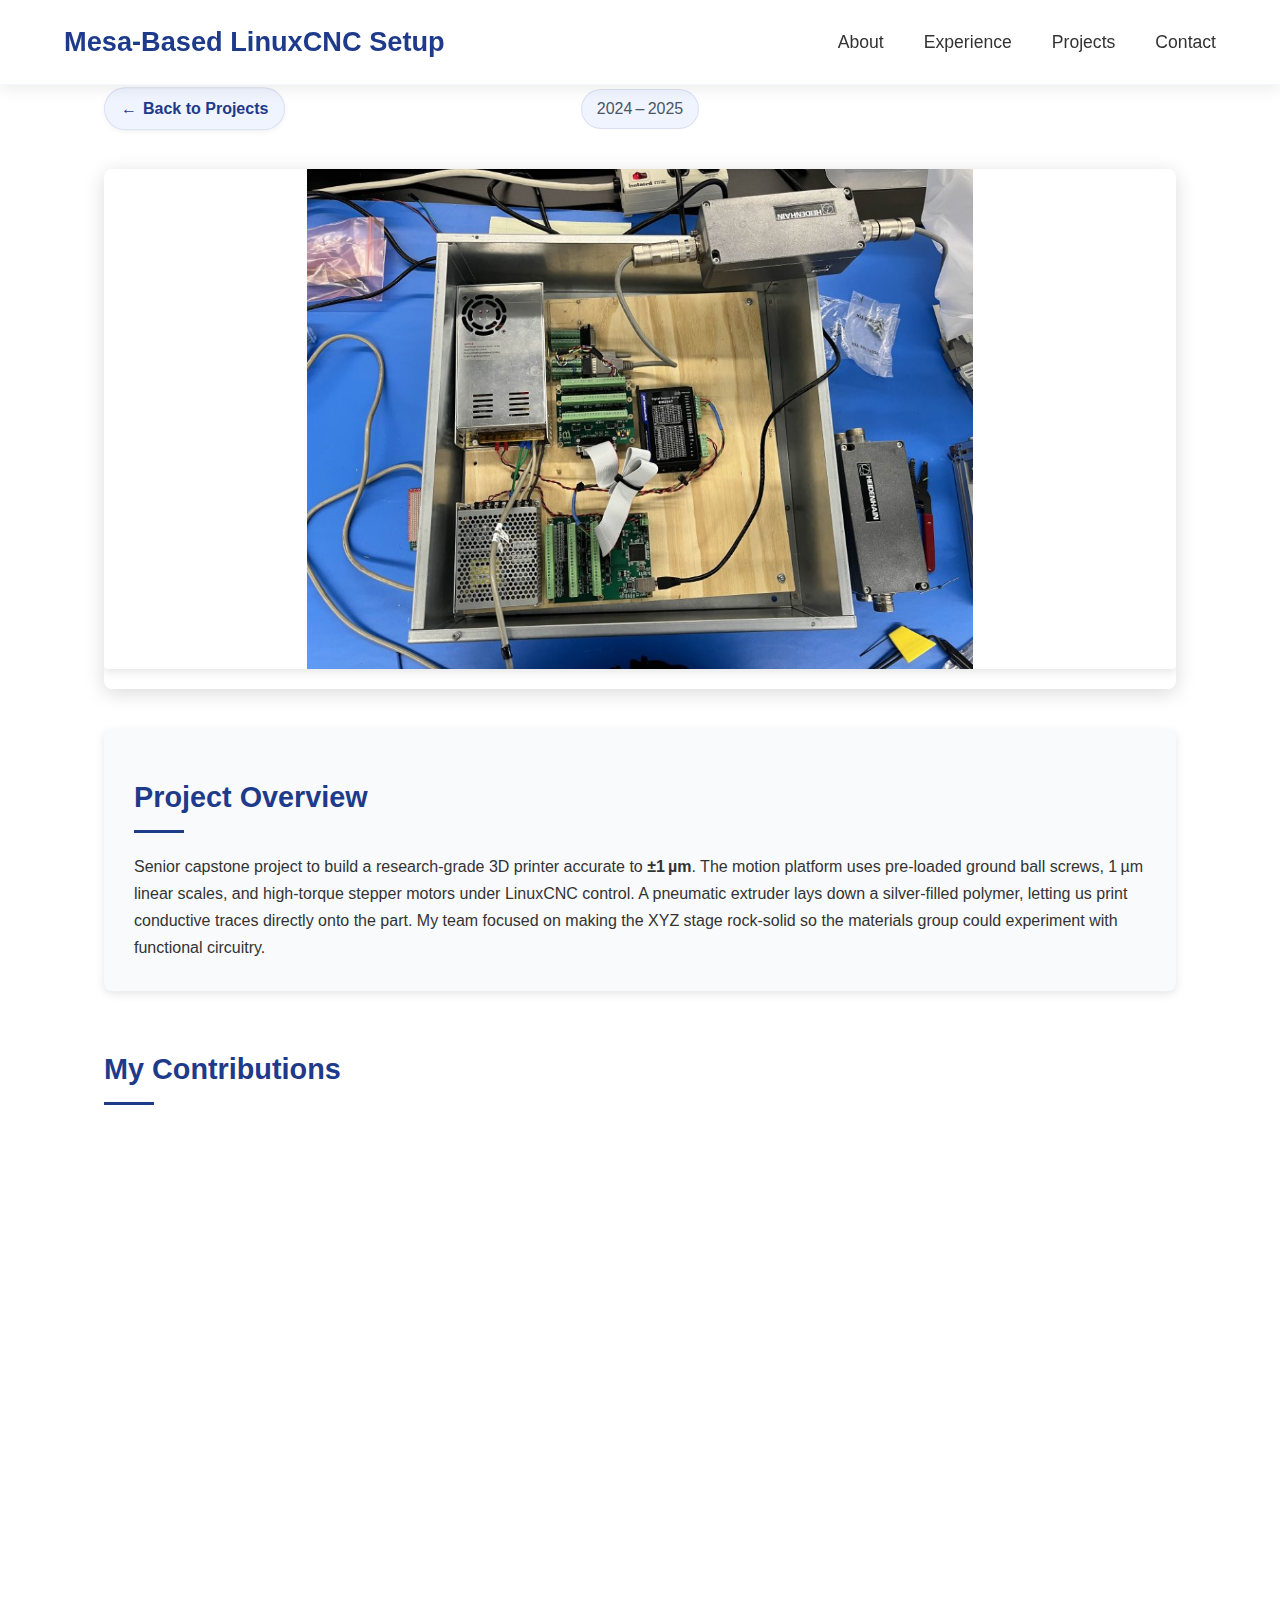
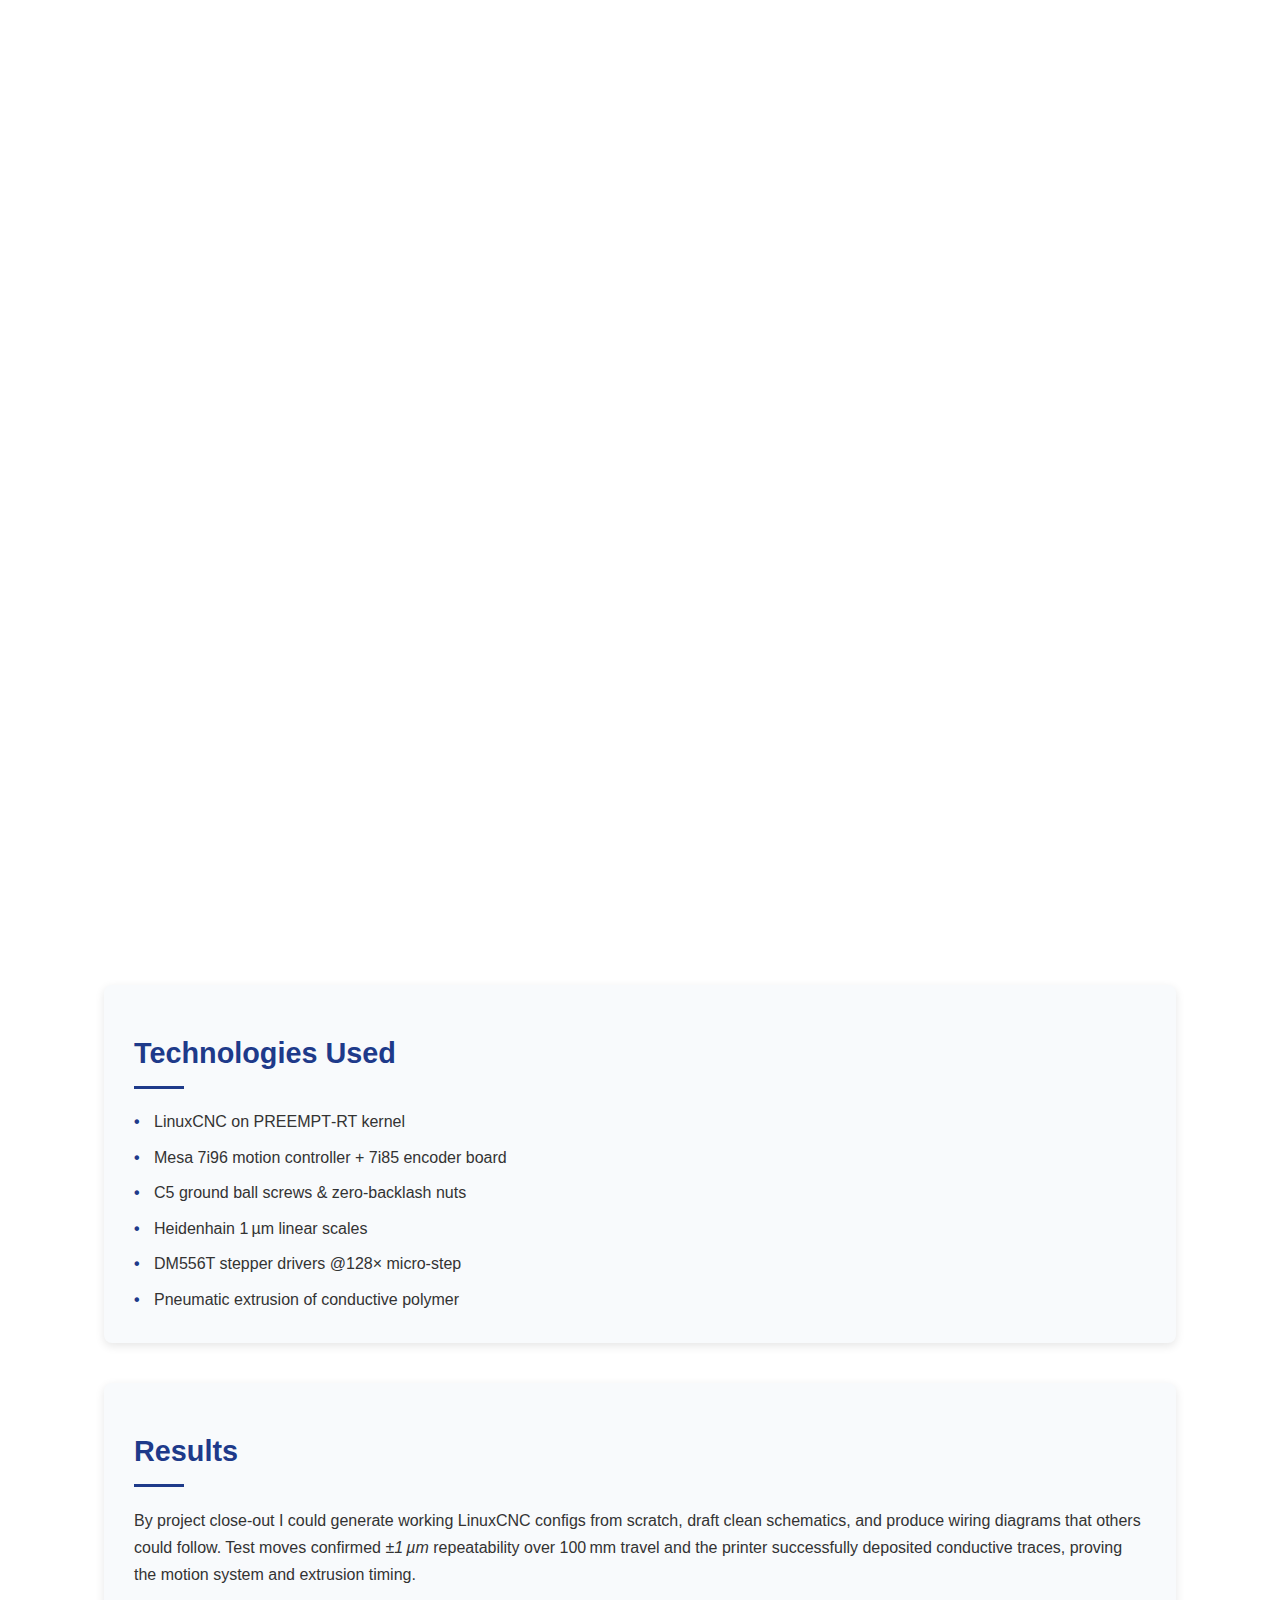
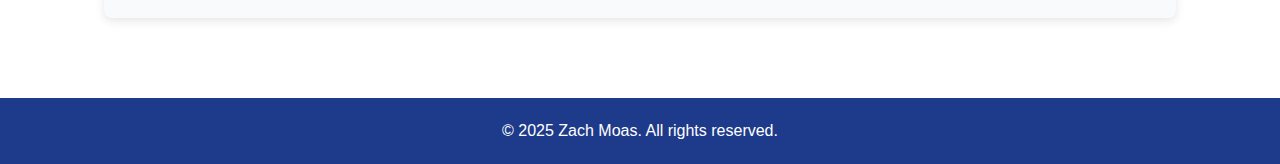
<file: project-cnc.html>
<!DOCTYPE html>
<html lang="en">
<head>
    <meta charset="UTF-8">
    <meta name="viewport" content="width=device-width, initial-scale=1.0">
    <title>Micron‑Precision 3D Printer – Zach Moas Portfolio</title>
    <link rel="stylesheet" href="styles.css">
    <link rel="stylesheet" href="project-detail.css">
    <link href="https://fonts.googleapis.com/css2?family=Inter:wght@300;400;500;600;700;800&display=swap" rel="stylesheet">
</head>
<body>
<header>
    <nav>
        <div class="logo">Mesa-Based LinuxCNC Setup</div>
        <ul class="nav-links">
            <li><a href="index.html#about">About</a></li>
            <li><a href="index.html#experience">Experience</a></li>
            <li><a href="index.html#projects">Projects</a></li>
            <li><a href="index.html#contact">Contact</a></li>
        </ul>
    </nav>
</header>

<section class="project-detail">
    <div class="project-header">
        <h1>Micron‑Precision 3D Printer</h1>
        <div class="project-meta">
            <span class="project-date">2024 – 2025</span>
            <a href="index.html#projects" class="back-link">Back to Projects</a>
        </div>
    </div>

    <div class="project-content">
        <!-- Photo of electronics box -->
        <div class="project-media">
            <div class="component-media">
                <img src="images/3dp-electronics-box.jpg" alt="Electronics control box for the 3D printer">
            </div>
        </div>

        <!-- Project Description -->
        <div class="project-description">
            <h2>Project Overview</h2>
            <p>
                Senior capstone project to build a research‑grade 3D printer accurate to <strong>±1 µm</strong>. The motion platform uses
                pre‑loaded ground ball screws, 1 µm linear scales, and high‑torque stepper motors under LinuxCNC control. A pneumatic
                extruder lays down a silver‑filled polymer, letting us print conductive traces directly onto the part. My team focused on
                making the XYZ stage rock‑solid so the materials group could experiment with functional circuitry.
            </p>
        </div>

        <!-- My Contributions -->
        <div class="project-contributions">
            <h2>My Contributions</h2>

            <!-- Section 1: Wiring Diagram -->
            <div class="component-item">
                <h3>System‑Level Wiring Diagram</h3>
                <div class="component-content">
                    <div class="component-media">
                        <img src="images/3dp-wiring.jpg" alt="System wiring diagram">
                    </div>
                    <div class="component-description">
                        <p>
                            Produced the master wiring diagram covering motion control, limit switches, linear scales, and pneumatic
                            valves. The color‑coded harness map kept assembly quick and made future debugging painless; every reference
                            is cross‑linked to the LinuxCNC HAL pins.
                        </p>
                    </div>
                </div>
            </div>

            <!-- Section 2: Electrical Schematic -->
            <div class="component-item">
                <h3>Electrical Schematic</h3>
                <div class="component-content">
                    <div class="component-media">
                        <img src="images/3dp-schematic.jpg" alt="Sample electrical schematic">
                    </div>
                    <div class="component-description">
                        <p>
                            Drafted detailed schematics for the Mesa 7i96/7i85 stack, stepper drivers, scale inputs, and solenoid
                            control. Added ferrite beads and star‑ground layout to tame electrical noise—critical when you’re
                            chasing micron‑level repeatability.
                        </p>
                    </div>
                </div>
            </div>
        </div>

        <!-- Technologies Used -->
        <div class="project-technology">
            <h2>Technologies Used</h2>
            <ul>
                <li>LinuxCNC on PREEMPT‑RT kernel</li>
                <li>Mesa 7i96 motion controller + 7i85 encoder board</li>
                <li>C5 ground ball screws & zero‑backlash nuts</li>
                <li>Heidenhain 1 µm linear scales</li>
                <li>DM556T stepper drivers @128× micro‑step</li>
                <li>Pneumatic extrusion of conductive polymer</li>
            </ul>
        </div>

        <!-- Results -->
        <div class="project-results">
            <h2>Results</h2>
            <p>
                By project close‑out I could generate working LinuxCNC configs from scratch, draft clean schematics, and produce
                wiring diagrams that others could follow. Test moves confirmed <em>±1 µm</em> repeatability over 100 mm travel
                and the printer successfully deposited conductive traces, proving the motion system and extrusion timing.
            </p>
        </div>
    </div>
</section>

<footer>
    <p>© 2025 Zach Moas. All rights reserved.</p>
</footer>

<script src="script.js"></script>
</body>
</html>
</file>
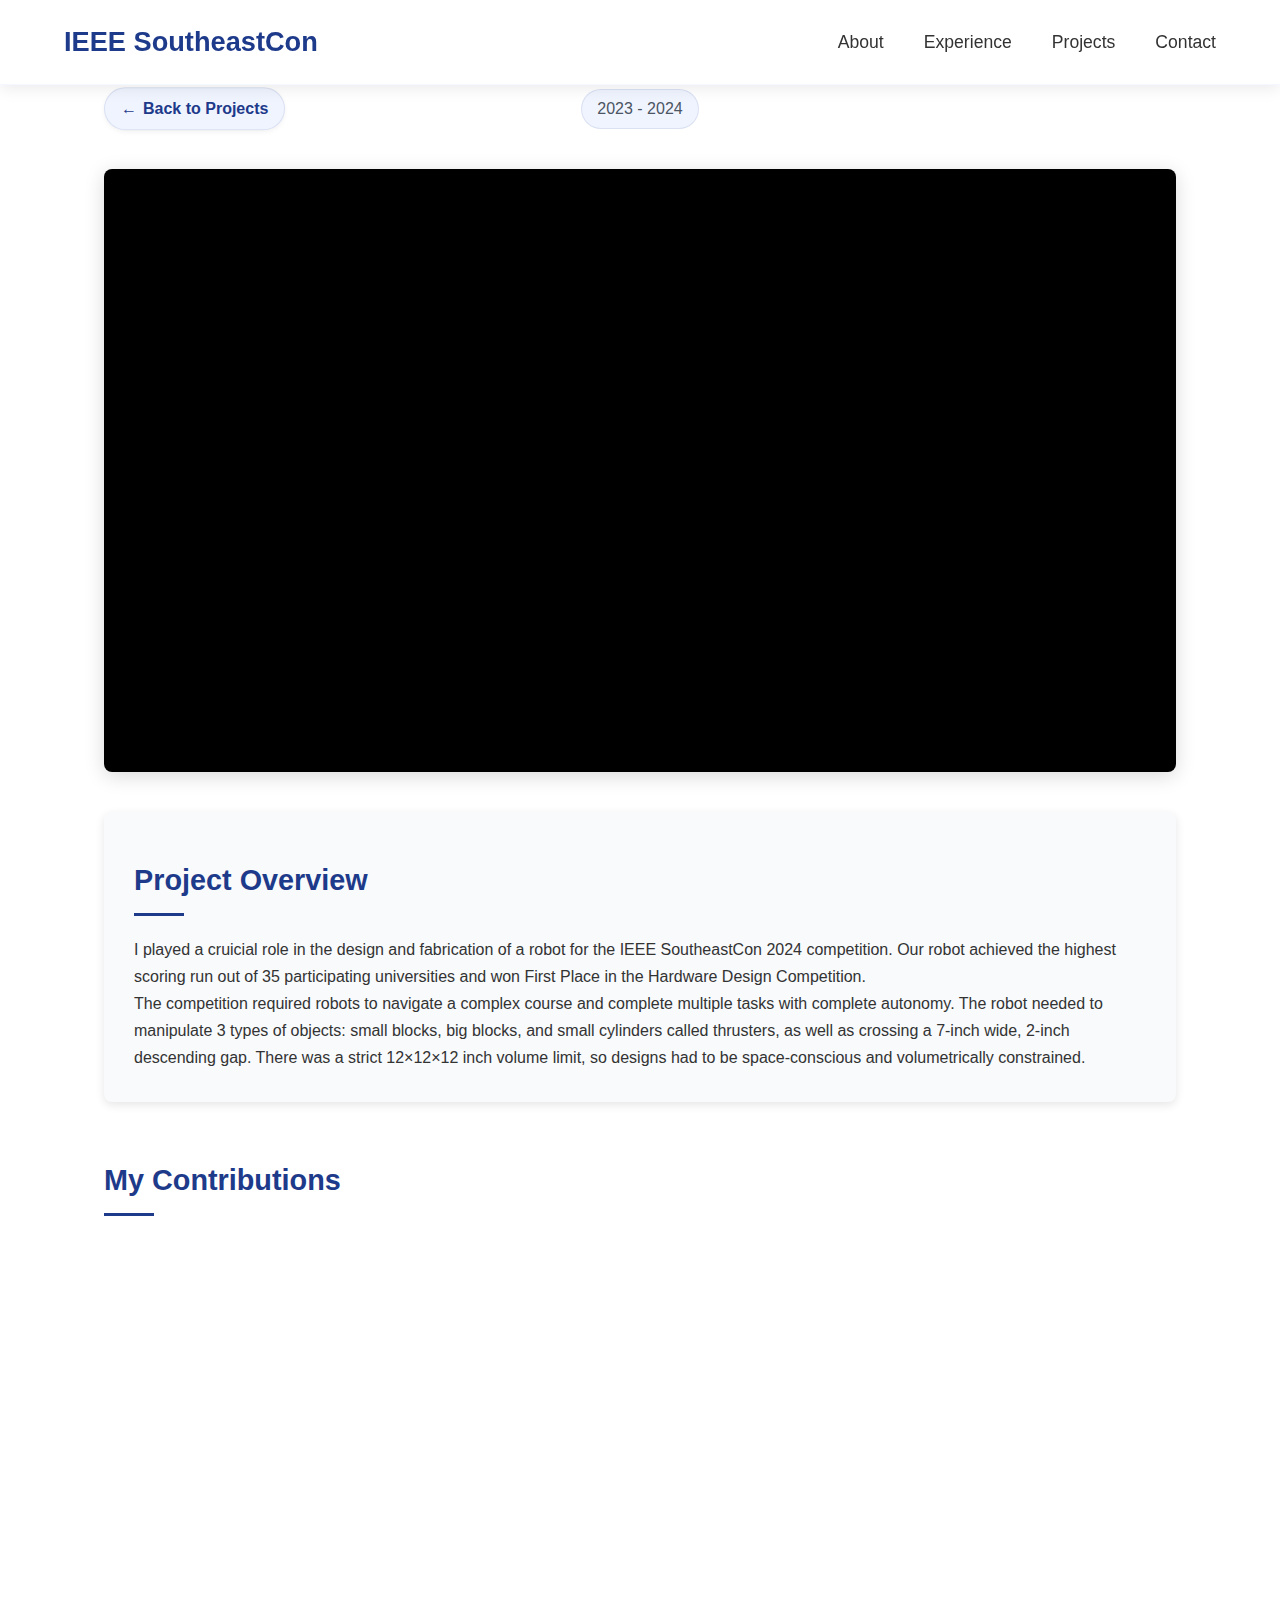
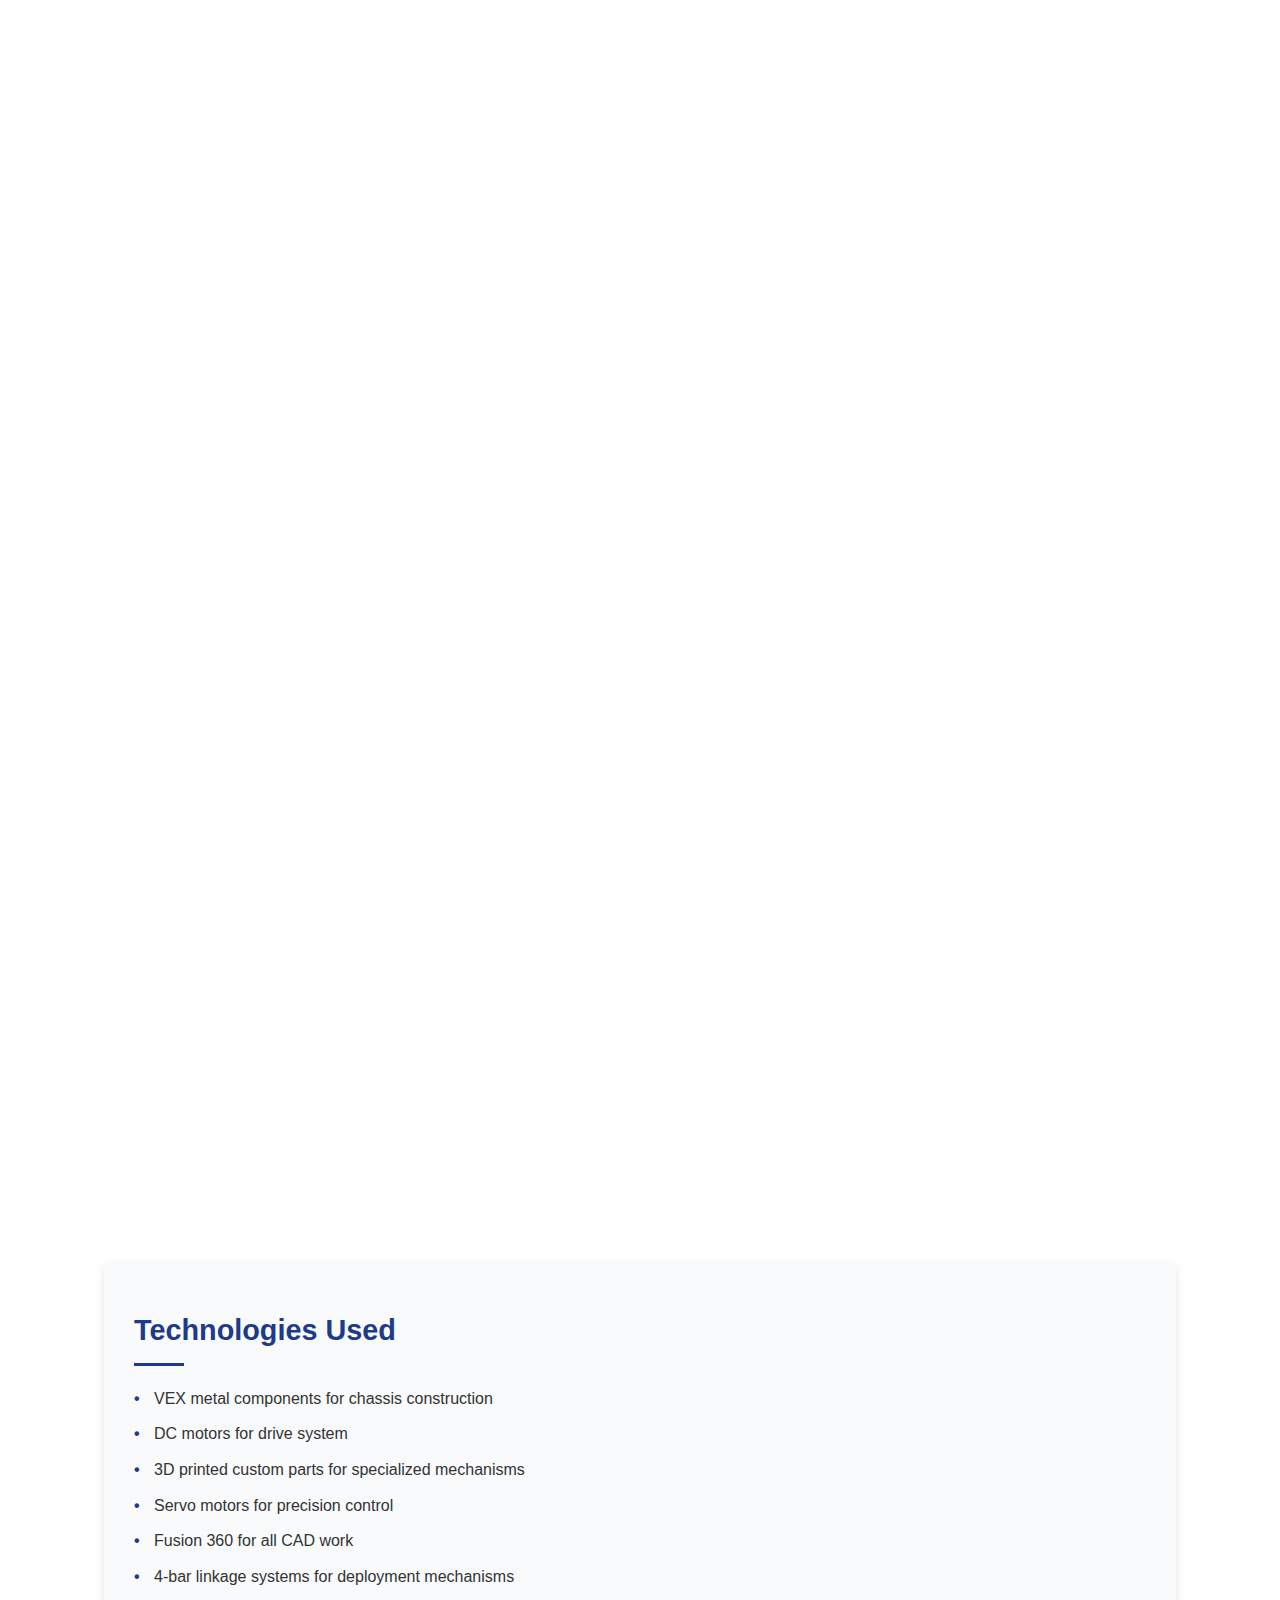
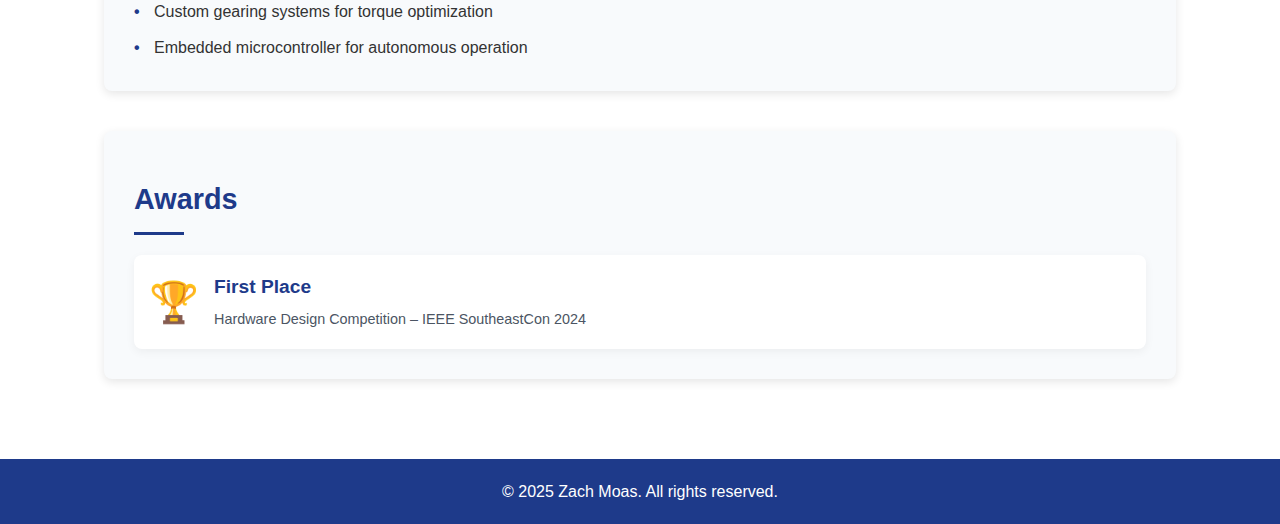
<file: project-ieee.html>
<!DOCTYPE html>
<html lang="en">
<head>
    <meta charset="UTF-8">
    <meta name="viewport" content="width=device-width, initial-scale=1.0">
    <title>IEEE SoutheastCon Robot - Zach Moas Portfolio</title>
    <link rel="stylesheet" href="styles.css">
    <link rel="stylesheet" href="project-detail.css">
    <link href="https://fonts.googleapis.com/css2?family=Inter:wght@300;400;500;600;700;800&display=swap" rel="stylesheet">
</head>
<body>
    <header>
        <nav>
            <div class="logo">IEEE SoutheastCon</div>
            <ul class="nav-links">
                <li><a href="index.html#about">About</a></li>
                <li><a href="index.html#experience">Experience</a></li>
                <li><a href="index.html#projects">Projects</a></li>
                <li><a href="index.html#contact">Contact</a></li>
            </ul>
        </nav>
    </header>

    <section class="project-detail">
        <div class="project-header">
            <h1>IEEE SoutheastCon Robot</h1>
            <div class="project-meta">
                <span class="project-date">2023 - 2024</span>
                <a href="index.html#projects" class="back-link">Back to Projects</a>
            </div>
        </div>

        <div class="project-content">
            <div class="project-media">
                <div class="video-container">
                    <iframe src="https://www.youtube.com/embed/DHBPQXSa9MA" title="IEEE SoutheastCon Robot" frameborder="0" allow="accelerometer; autoplay; clipboard-write; encrypted-media; gyroscope; picture-in-picture" allowfullscreen></iframe>
                </div>
            </div>

            <div class="project-description">
                <h2>Project Overview</h2>
                <p>
                    I played a cruicial role in the design and fabrication of a
                    robot for the IEEE SoutheastCon 2024 competition. Our robot achieved the highest scoring run out of
                    35 participating universities and won First Place in the Hardware Design Competition.
                </p>
                <p>
                    The competition required robots to navigate a complex course and complete multiple tasks with complete autonomy.
                     The robot needed to manipulate 3 types of objects: small blocks,
                    big blocks, and small cylinders called thrusters, as well as crossing a 7-inch wide, 2-inch descending gap. There was a
                    strict 12×12×12 inch volume limit, so designs had to be space-conscious and volumetrically constrained.
                </p>
            </div>

            <div class="project-contributions">
                <h2>My Contributions</h2>

                <div class="component-item">
                    <h3>Chassis</h3>
                    <div class="component-content">
                        <div class="component-media-flex">
                            <div class="component-media">
                                <img src="images/ieee-chassis1.jpg" alt="Robot chassis - top view">
                            </div>
                            <div class="component-media">
                                <img src="images/ieee-chassis2.jpg" alt="Robot chassis - side view">
                            </div>
                        </div>
                        <div class="component-description">
                            <p>
                                Designed, modeled, and assembled a 10×10 inch chassis compactly housing 4 DC motors and other necessary electronics using mostly VEX metal parts.
                                The chassis was designed to maximize internal space while maintaining the strict 12×12×12 inch size constraints.
                                This formed the foundation for all other components and mechanisms, allowing for efficient integration of the
                                bridge deployment system, thruster pickup, and block manipulators.
                            </p>
                        </div>
                    </div>
                </div>

                <div class="component-item">
                    <h3>Bridge</h3>
                    <div class="component-content">
                        <div class="component-media">
                            <div class="video-container">
                                <iframe src="https://www.youtube.com/embed/O4Pk1WglvuE" title="IEEE Bridge Mechanism" frameborder="0" allow="accelerometer; autoplay; clipboard-write; encrypted-media; gyroscope; picture-in-picture" allowfullscreen></iframe>
                            </div>
                        </div>
                        <div class="component-description">
                            <p>
                                Designed, modeled, and assembled a bridge and bridge deployment system to cross a 7-inch wide, 2-inch descending gap.
                                The bridge and bridge placement device were 3D printed. The placement device featured an embedded gear driven by a
                                360-degree servo and a pinion. The deployment mechanism used a keyhole-like slot on the bridge, which allowed the
                                servo horn attached to the bridge placement device to release it when turned.
                            </p>
                        </div>
                    </div>
                </div>

                <div class="component-item">
                    <h3>Thrusters Pickup</h3>
                    <div class="component-content">
                        <div class="component-media-flex">
                            <div class="component-media">
                                <img src="images/ieee-thrusters1.jpg" alt="Thruster pickup mechanism - collapsed state">
                            </div>
                            <div class="component-media">
                                <img src="images/ieee-thrusters2.jpg" alt="Thruster pickup mechanism - deployed state">
                            </div>
                        </div>
                        <div class="component-description">
                            <p>
                                Designed, modeled, and assembled a device to pick up small cylindrical game pieces. This was done using a 4-bar linkage
                                that, when not deployed, was securely housed within the chassis, and then utilized a parallel 4-bar motion to deploy
                                out of the frame and onto the thrusters. The linkage crank needed to be driven by a 3-to-1 gear ratio to account for
                                low servo torque, so another embedded 3D printed gear was used.
                            </p>
                            <p>
                                The main thruster holders being driven by the linkage system was essentially a rectangular prism with an array of 3
                                cylindrical cutouts, flaring out at the bottom to guide intake. Mounted next to each thruster hole was a small servo
                                with a custom servo horn which would hold the thrusters in place once actuated.
                            </p>
                        </div>
                    </div>
                </div>

                <div class="component-item">
                    <h3>Small Blocks</h3>
                    <div class="component-content">
                        <div class="component-media-flex">
                            <div class="component-media">
                                <img src="images/ieee-smallblocks1.jpg" alt="Small blocks mechanism - folded position">
                            </div>
                            <div class="component-media">
                                <img src="images/ieee-smallblocks2.jpg" alt="Small blocks mechanism - deployed position">
                            </div>
                        </div>
                        <div class="component-description">
                            <p>
                                I did not design the original small blocks intake; however, I was tasked with helping refine it and ensure that
                                it fits within the 12×12×12 inch constraints. I added a mechanism that allows it to fold up into the chassis, as
                                well as remaking and shielding the rubber band holders to improve reliability and durability during competition.
                            </p>
                        </div>
                    </div>
                </div>
            </div>

            <div class="project-technology">
                <h2>Technologies Used</h2>
                <ul>
                    <li>VEX metal components for chassis construction</li>
                    <li>DC motors for drive system</li>
                    <li>3D printed custom parts for specialized mechanisms</li>
                    <li>Servo motors for precision control</li>
                    <li>Fusion 360 for all CAD work</li>
                    <li>4-bar linkage systems for deployment mechanisms</li>
                    <li>Custom gearing systems for torque optimization</li>
                    <li>Embedded microcontroller for autonomous operation</li>
                </ul>
            </div>

            <div class="project-awards">
                <h2>Awards</h2>
                <div class="awards-container">
                    <div class="award-item">
                        <div class="award-icon">🏆</div>
                        <div class="award-details">
                            <h3>First Place</h3>
                            <p>Hardware Design Competition – IEEE SoutheastCon 2024</p>
                        </div>
                    </div>
                </div>
            </div>
        </div>
    </section>

    <footer>
        <p>© 2025 Zach Moas. All rights reserved.</p>
    </footer>

    <script src="script.js"></script>
</body>
</html>
</file>
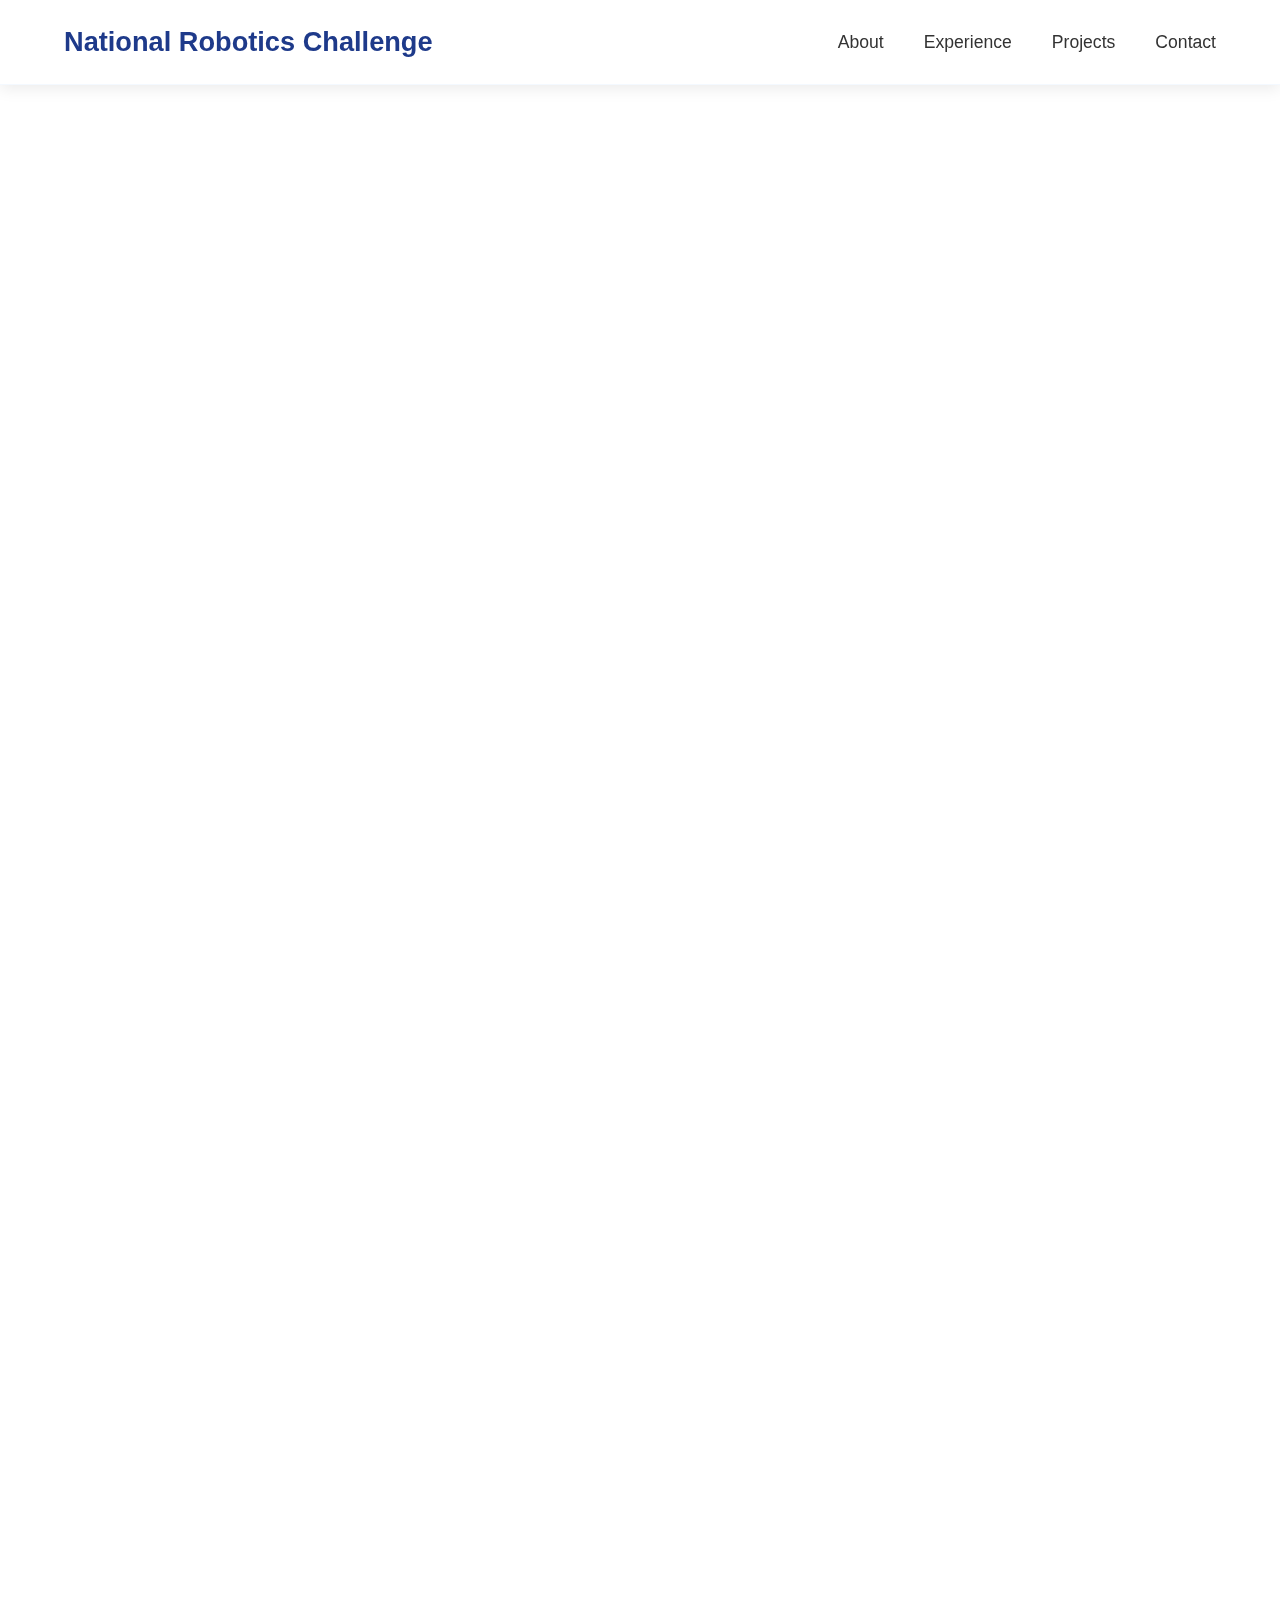
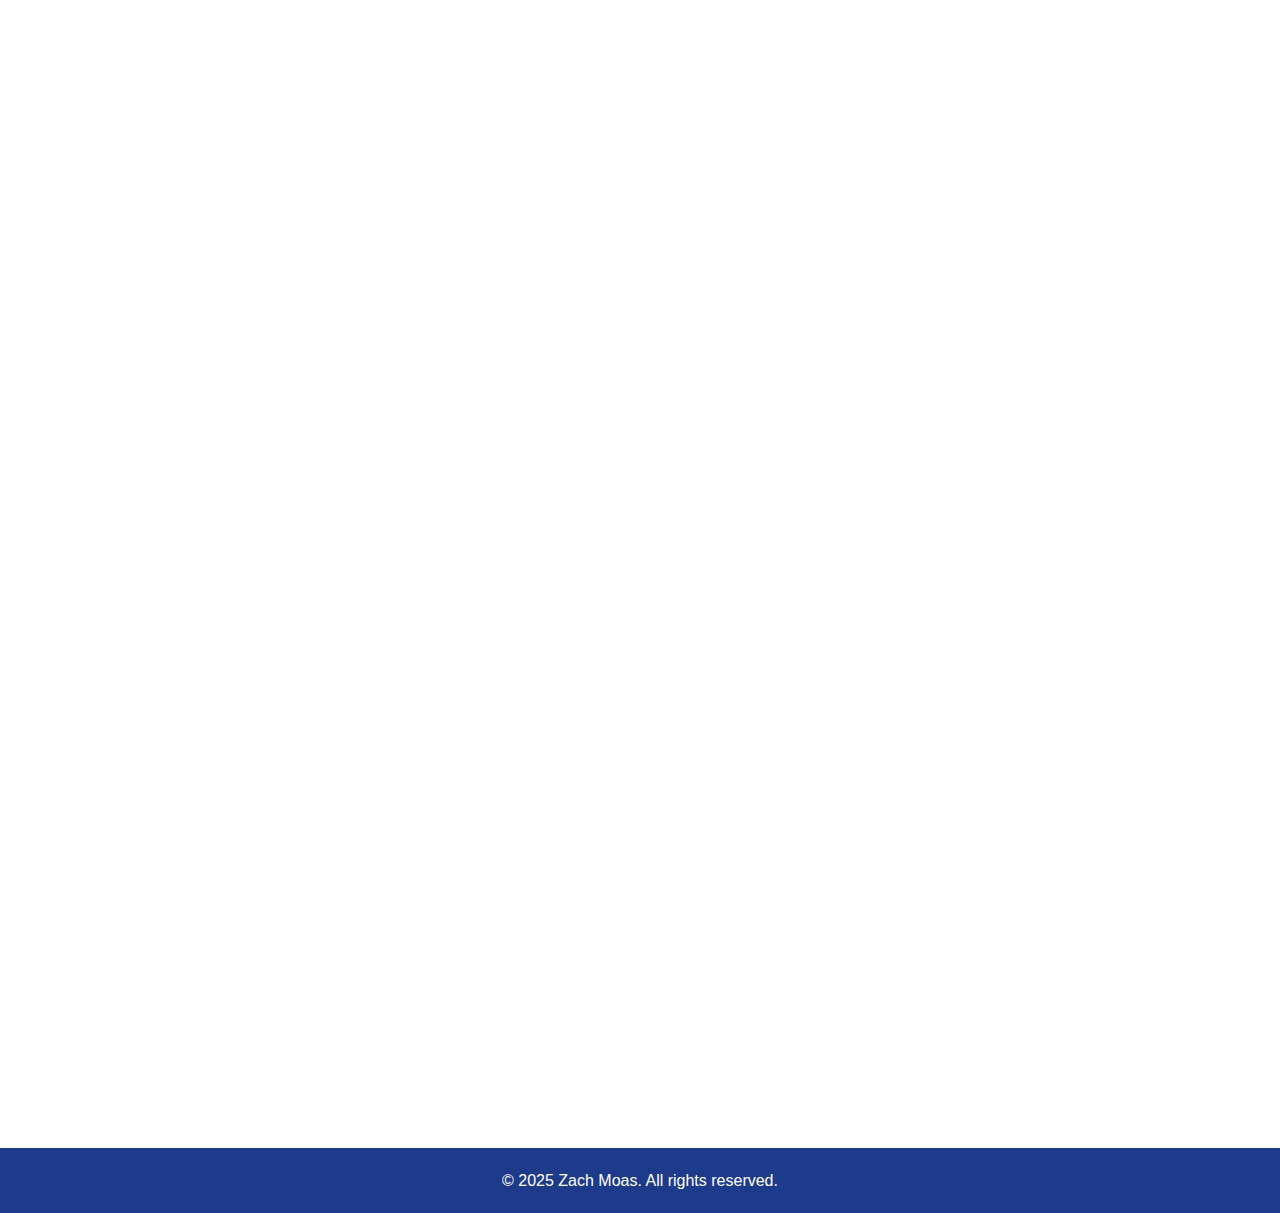
<file: project-nrc.html>
<!DOCTYPE html>
<html lang="en">
<head>
    <meta charset="UTF-8">
    <meta name="viewport" content="width=device-width, initial-scale=1.0">
    <title>National Robotics Challenge - Zach Moas Portfolio</title>
    <link rel="stylesheet" href="styles.css">
    <link rel="stylesheet" href="project-detail.css">
    <link href="https://fonts.googleapis.com/css2?family=Inter:wght@300;400;500;600;700;800&display=swap" rel="stylesheet">
</head>
<body class="nrc-page">
    <header>
        <nav>
            <div class="logo">National Robotics Challenge</div>
            <ul class="nav-links">
                <li><a href="index.html#about">About</a></li>
                <li><a href="index.html#experience">Experience</a></li>
                <li><a href="index.html#projects">Projects</a></li>
                <li><a href="index.html#contact">Contact</a></li>
            </ul>
        </nav>
    </header>

    <section class="project-detail">
        <div class="project-header">
            <h1>National Robotics Challenge - Manufacturing Workcell</h1>
            <div class="project-meta">
                <span class="project-date">2024 - 2025</span>
                <a href="index.html#projects" class="back-link">Back to Projects</a>
            </div>
        </div>

        <div class="project-content">
            <div class="project-media">
                <div class="video-container">
                    <iframe src="https://www.youtube.com/embed/xBSanU-2V5U" title="Manufacturing Workcell" frameborder="0" allow="accelerometer; autoplay; clipboard-write; encrypted-media; gyroscope; picture-in-picture" allowfullscreen></iframe>
                </div>
            </div>

            <div class="project-description">
                <h2>Project Overview</h2>
                <p>
                    Lead a team in the Manufacturing Workcell category at the National Robotics Challenge. Our solution was a fully autonomous 3D print farm that handled the complete printing process without human intervention. Utilizing two open‑source Voron printers and a novel plate‑swapping system, the project won both the Gold Award and the Honda Innovation Award in our category at the National Robotics Challenge 2025.
                </p>
            </div>

            <div class="project-contributions">
                <h2>My Contributions</h2>

              <!-- Digital Twin -->
<div class="component-item">
  <h3>Creation and Management of Digital Twin</h3>
  <div class="component-content">
    <div class="component-media">
      <img src="images/nrc-digital-twin1.jpg" alt="Onshape digital twin of full workcell">
    </div>
    <div class="component-media">
      <img src="images/nrc-digital-twin2.jpg" alt="Configurable extrusion and hardware library in Onshape">
    </div>
    <div class="component-description">
      <p>
        Created and maintained a live Onshape model for every subsystem built, ensuring that mechanical, electrical, and
        software groups all referenced the same source of truth. I created configurable aluminum‑extrusions
        and hardware libraries that minimized unique part counts and sped up BOM generation. Sub‑assemblies were used wherever
        practical to keep the main workspace organized and improve load times.
      </p>
    </div>
  </div>
</div>

             <!-- Cartesian Gantry -->
<div class="component-item">
  <h3>Cartesian Gantry System</h3>
  <div class="component-content">
    <div class="component-media">
      <img src="images/nrc-gantry1.jpg" alt="Cartesian gantry system - side view">
    </div>
    <div class="component-media">
      <img src="images/nrc-gantry2.jpg" alt="Cartesian gantry system - front view">
    </div>
    <div class="component-description">
      <p>
        Designed, modeled, assembled, and tested a Cartesian gantry system using a dual leadscrew design for the Z‑axis and a belt‑driven X‑axis...
      </p>
    </div>
  </div>
</div>

             <!-- Pick-and-Place -->
<div class="component-item">
  <h3>Pick-and-Place Mechanism</h3>
  <div class="component-content">
    <div class="component-media">
      <img src="images/nrc-pick-place-1.jpg" alt="Forklift-like pick-and-place mechanism">
    </div>
    <div class="component-media">
      <img src="images/nrc-pick-place-2.jpg" alt="2-stage belt drive system detail">
    </div>
    <div class="component-description">
      <p>
        Designed, modeled, assembled, and tested a forklift‑like pick‑and‑place mechanism to remove prints from the print bed...
      </p>
    </div>
  </div>
</div>

               <!-- Shelving Units -->
<div class="component-item">
  <h3>Shelving Units</h3>
  <div class="component-content">
    <div class="component-media">
      <img src="images/nrc-shelving1.jpg" alt="Aluminum extrusion shelving units">
    </div>
    <div class="component-media">
      <img src="images/nrc-shelving2.jpg" alt="Custom plate holders with integrated limit switches">
    </div>
    <div class="component-description">
      <p>
        Designed, modeled, assembled, and tested shelving units for the stacked printer assembly...
      </p>
    </div>
  </div>
</div>

                <!-- NEW SECTION: Team Management -->
                <div class="component-item">
                    <h3>Team Management</h3>
                    <div class="component-content">
                        <div class="component-media">
                            <img src="images/nrc-gantt.jpg" alt="GitHub Projects Gantt chart for workcell schedule">
                        </div>
                        <div class="component-description">
                            <p>
                                Built and maintained a comprehensive GitHub Projects workspace that included a dynamic Gantt chart. This single view aligned deliverables across hardware and software sub‑teams, documented tasks, and surfaced blockers early, keeping the 15‑person team on schedule.
                            </p>
                        </div>
                    </div>
                </div>
            </div>

            <div class="project-technology">
                <h2>Technologies Used</h2>
                <ul>
                    <li>Onshape for CAD design and digital‑twin management</li>
                    <li>Dual leadscrew Z‑axis with belt‑driven X‑axis</li>
                    <li>Two‑stage belt drive system for extended reach</li>
                    <li>Magnetic plate attachment system</li>
                    <li>Limit switches for homing and position verification</li>
                    <li>Aluminum extrusion framework</li>
                    <li>Voron 2.4 3D printers</li>
                    <li>GitHub Projects for project and schedule tracking</li>
                </ul>
            </div>

            <div class="project-awards">
                <h2>Awards</h2>
                <div class="awards-container">
                    <div class="award-item">
                        <div class="award-icon">🏆</div>
                        <div class="award-details">
                            <h3>Gold Award</h3>
                            <p>National Robotics Challenge – Manufacturing Workcell Category, 2025</p>
                        </div>
                    </div>
                    <div class="award-item">
                        <div class="award-icon">🏅</div>
                        <div class="award-details">
                            <h3>Honda Innovation Award</h3>
                            <p>National Robotics Challenge, 2025</p>
                        </div>
                    </div>
                </div>
            </div>
        </div>
    </section>

    <footer>
        <p>© 2025 Zach Moas. All rights reserved.</p>
    </footer>

    <script src="script.js"></script>
</body>
</html>
</file>
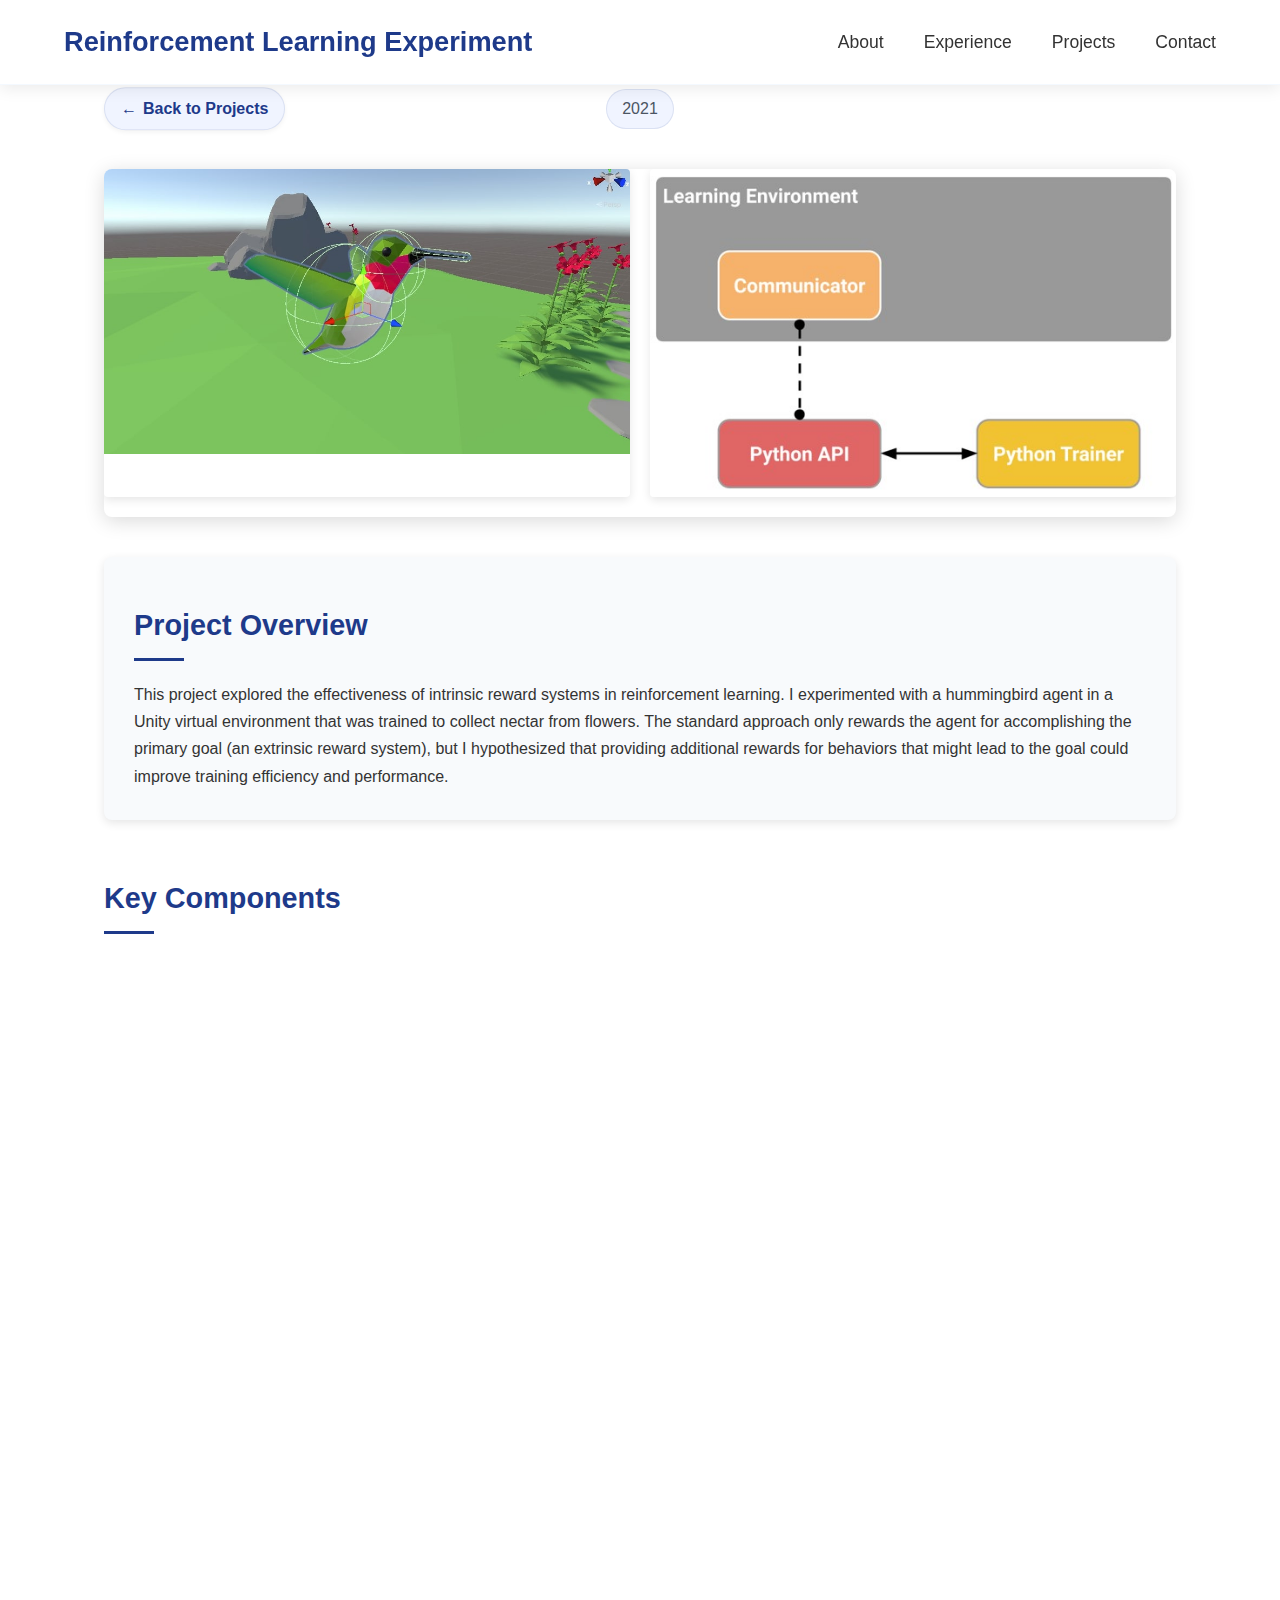
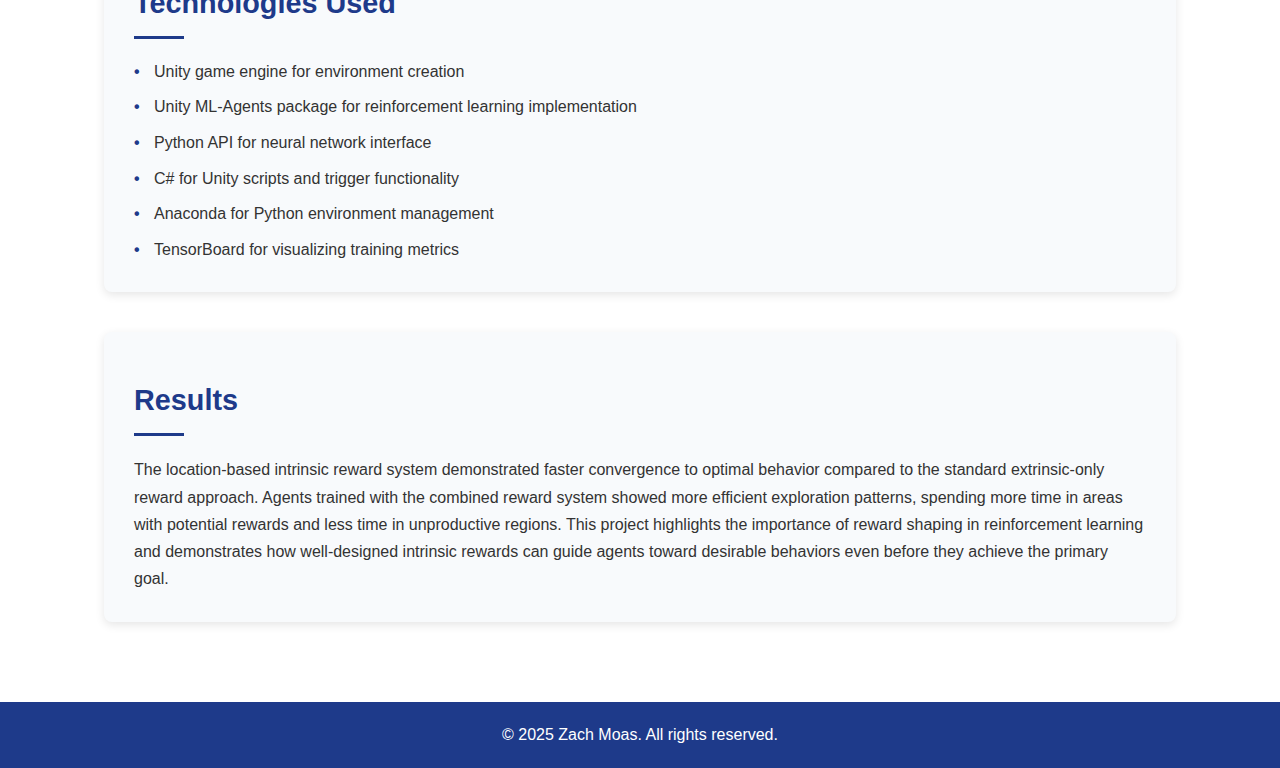
<file: project-rl.html>
<!DOCTYPE html>
<html lang="en">
<head>
    <meta charset="UTF-8">
    <meta name="viewport" content="width=device-width, initial-scale=1.0">
    <title>Reinforcement Learning Experiment - Zach Moas Portfolio</title>
    <link rel="stylesheet" href="styles.css">
    <link rel="stylesheet" href="project-detail.css">
    <link href="https://fonts.googleapis.com/css2?family=Inter:wght@300;400;500;600;700;800&display=swap" rel="stylesheet">
</head>
<body>
    <header>
        <nav>
            <div class="logo">Reinforcement Learning Experiment</div>
            <ul class="nav-links">
                <li><a href="index.html#about">About</a></li>
                <li><a href="index.html#experience">Experience</a></li>
                <li><a href="index.html#projects">Projects</a></li>
                <li><a href="index.html#contact">Contact</a></li>
            </ul>
        </nav>
    </header>

    <section class="project-detail">
        <div class="project-header">
            <h1>Location-Based Intrinsic Reward in RL</h1>
            <div class="project-meta">
                <span class="project-date">2021</span>
                <a href="index.html#projects" class="back-link">Back to Projects</a>
            </div>
        </div>

        <div class="project-content">
            <div class="project-media">
                <div class="component-media-flex">
                    <div class="component-media">
                        <img src="images/rl-experiment-main.jpg" alt="Hummingbird agent in Unity environment">
                    </div>
                    <div class="component-media">
                        <img src="images/rl-experiment-results.jpg" alt="TensorBoard learning curves comparison">
                    </div>
                </div>
            </div>

            <div class="project-description">
                <h2>Project Overview</h2>
                <p>
                    This project explored the effectiveness of intrinsic reward systems in reinforcement learning. 
                    I experimented with a hummingbird agent in a Unity virtual environment that was trained to collect
                    nectar from flowers. The standard approach only rewards the agent for accomplishing the primary goal
                    (an extrinsic reward system), but I hypothesized that providing additional rewards for behaviors that
                    might lead to the goal could improve training efficiency and performance.
                </p>
            </div>

            <div class="project-contributions">
                <h2>Key Components</h2>

                <div class="component-item">
                    <h3>Virtual Environment Setup</h3>
                    <div class="component-content">
                        <div class="component-media">
                            <img src="images/rl-unity-environment.jpg" alt="Unity environment with hummingbird and flowers">
                        </div>
                        <div class="component-description">
                            <p>
                                I implemented a virtual environment in Unity where a hummingbird agent navigated to collect nectar from flowers.
                                The agent received observational inputs including its position and orientation in 3D space, as well as a
                                vector between the tip of its beak and the closest flower's nectar hitbox. The baseline model used an
                                extrinsic reward system, where the agent was only rewarded for successfully collecting nectar by positioning
                                its beak inside a flower's nectar hitbox.
                            </p>
                        </div>
                    </div>
                </div>

                <div class="component-item">
                    <h3>Location-Based Intrinsic Reward System</h3>
                    <div class="component-content">
                        <div class="component-media-flex">
                            <div class="component-media">
                                <img src="images/rl-triggers.jpg" alt="Triangular prism triggers in a circular arrangement">
                            </div>
                            <div class="component-media">
                                <img src="images/rl-rewards-diagram.jpg" alt="Diagram showing the reward system structure">
                            </div>
                        </div>
                        <div class="component-description">
                            <p>
                                I designed a novel location-based intrinsic reward system that supplemented the primary goal with additional rewards
                                for productive exploration. This involved creating triangular prism-shaped triggers arranged in a circular "pizza slice"
                                pattern at the same Z-level as the flowers. When the agent entered these trigger zones, it received a small reward, and
                                the trigger was then disabled for the remainder of that training episode.
                            </p>
                            <p>
                                The key innovation was rewarding the agent for exploring the Z-level where flowers were located, even before
                                directly interacting with the flowers themselves. This encouraged the agent to stay in productive areas and
                                explore within those areas, potentially discovering more efficient paths to nectar collection.
                            </p>
                        </div>
                    </div>
                </div>

                <div class="component-item">
                    <h3>Training and Evaluation</h3>
                    <div class="component-content">
                        <div class="component-media">
                            <img src="images/rl-tensorboard.jpg" alt="TensorBoard results comparing both approaches">
                        </div>
                        <div class="component-description">
                            <p>
                                I trained both the standard extrinsic-only reward model and the enhanced intrinsic+extrinsic reward model
                                using the Unity ML-Agents framework with a Python backend. The training process was managed through an
                                Anaconda environment, and a custom configuration file specified the neural network architecture and
                                hyperparameters. TensorBoard was used to visualize and compare performance metrics between the two approaches
                                over time.
                            </p>
                        </div>
                    </div>
                </div>
            </div>

            <div class="project-technology">
                <h2>Technologies Used</h2>
                <ul>
                    <li>Unity game engine for environment creation</li>
                    <li>Unity ML-Agents package for reinforcement learning implementation</li>
                    <li>Python API for neural network interface</li>
                    <li>C# for Unity scripts and trigger functionality</li>
                    <li>Anaconda for Python environment management</li>
                    <li>TensorBoard for visualizing training metrics</li>
                </ul>
            </div>

            <div class="project-results">
                <h2>Results</h2>
                <p>
                    The location-based intrinsic reward system demonstrated faster convergence to optimal behavior compared to the
                    standard extrinsic-only reward approach. Agents trained with the combined reward system showed more efficient
                    exploration patterns, spending more time in areas with potential rewards and less time in unproductive regions.
                    This project highlights the importance of reward shaping in reinforcement learning and demonstrates how
                    well-designed intrinsic rewards can guide agents toward desirable behaviors even before they achieve the
                    primary goal.
                </p>
            </div>
        </div>
    </section>

    <footer>
        <p>© 2025 Zach Moas. All rights reserved.</p>
    </footer>

    <script src="script.js"></script>
</body>
</html>
</file>
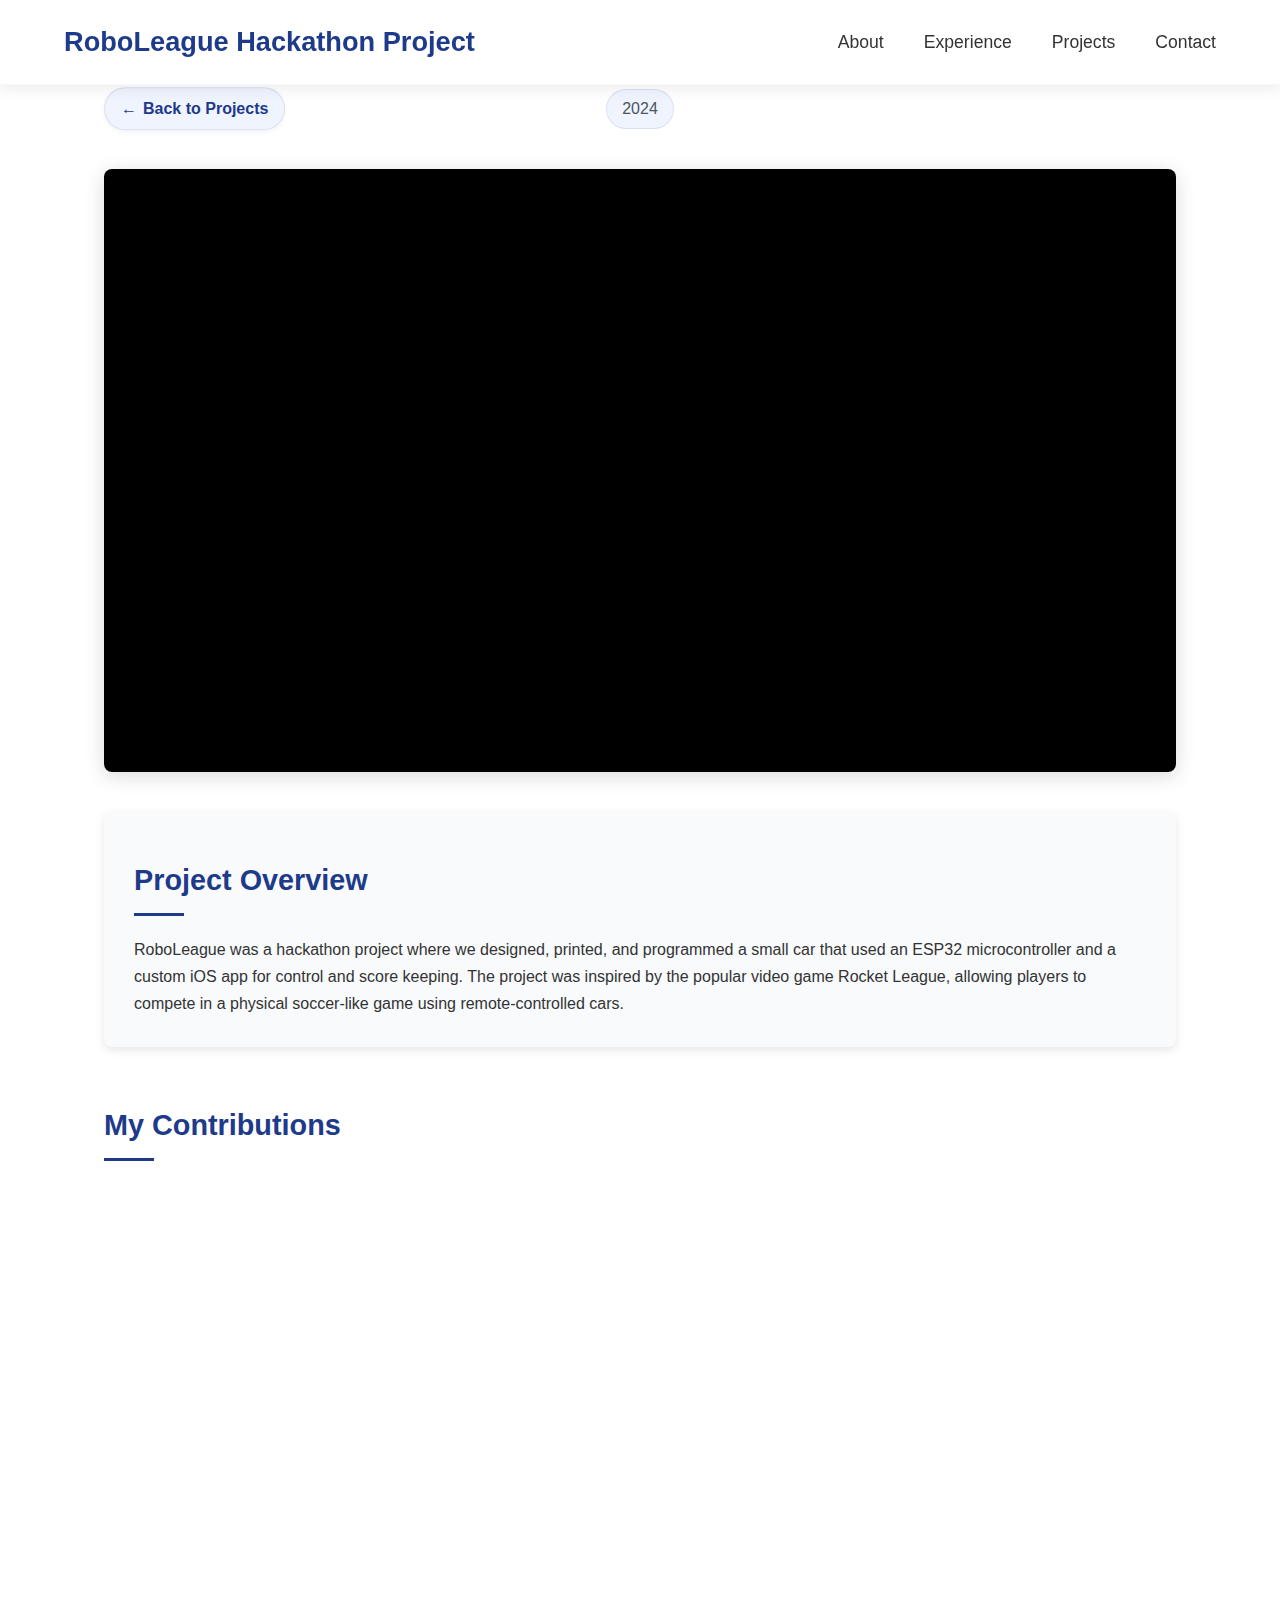
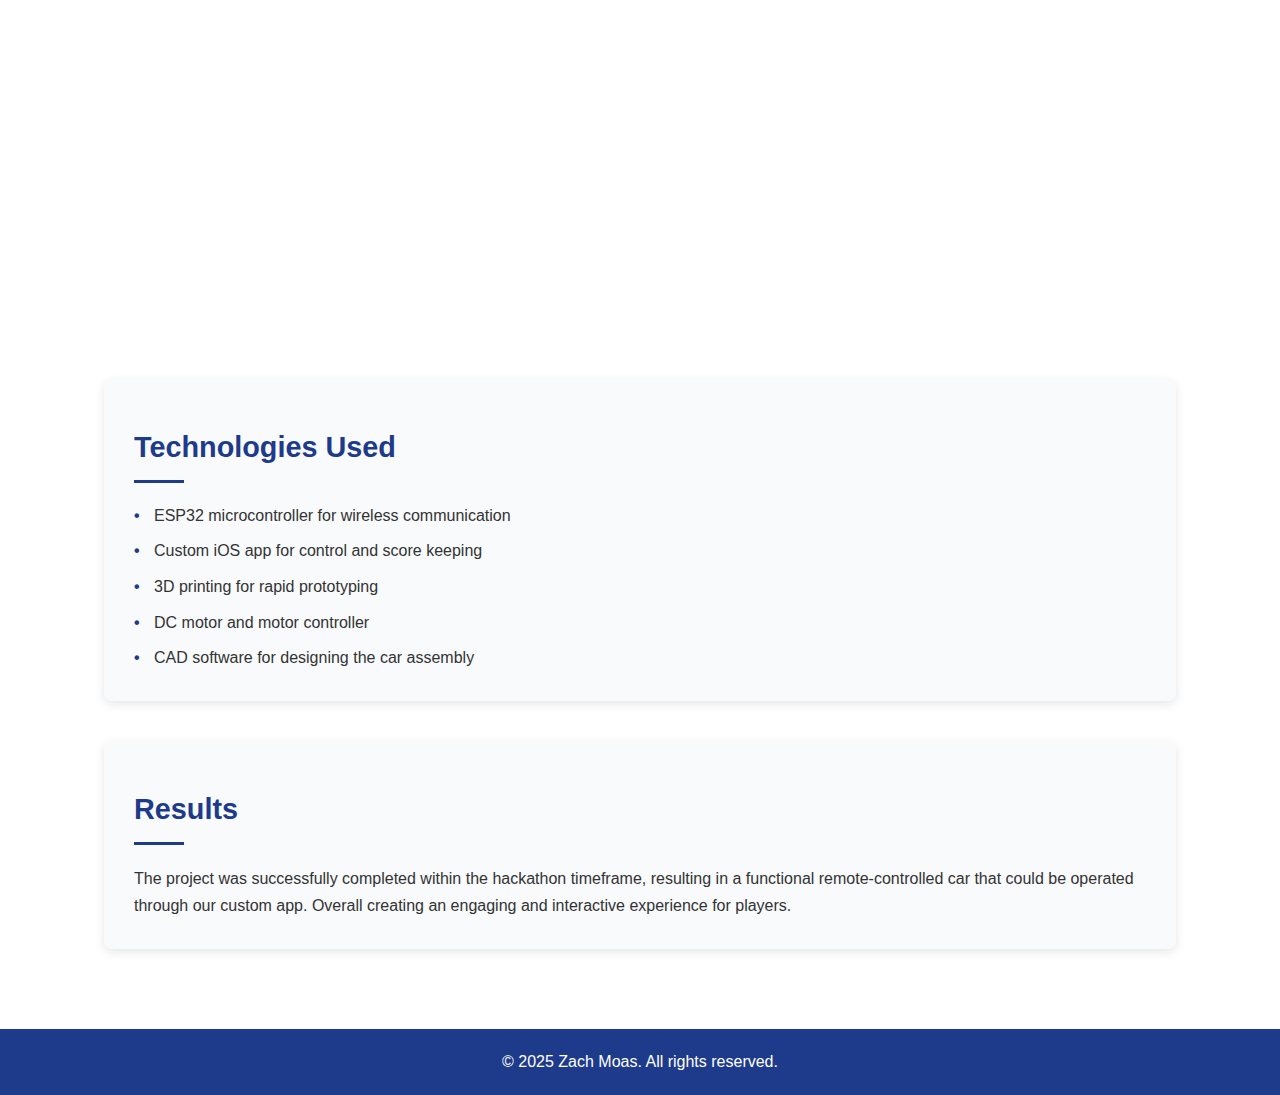
<file: project-roboleague.html>
<!DOCTYPE html>
<html lang="en">
<head>
    <meta charset="UTF-8">
    <meta name="viewport" content="width=device-width, initial-scale=1.0">
    <title>RoboLeague - Zach Moas Portfolio</title>
    <link rel="stylesheet" href="styles.css">
    <link rel="stylesheet" href="project-detail.css">
    <link href="https://fonts.googleapis.com/css2?family=Inter:wght@300;400;500;600;700;800&display=swap" rel="stylesheet">
</head>
<body>
    <header>
        <nav>
            <div class="logo">RoboLeague Hackathon Project</div>
            <ul class="nav-links">
                <li><a href="index.html#about">About</a></li>
                <li><a href="index.html#experience">Experience</a></li>
                <li><a href="index.html#projects">Projects</a></li>
                <li><a href="index.html#contact">Contact</a></li>
            </ul>
        </nav>
    </header>

    <section class="project-detail">
        <div class="project-header">
            <h1>RoboLeague</h1>
            <div class="project-meta">
                <span class="project-date">2024</span>
                <a href="index.html#projects" class="back-link">Back to Projects</a>
            </div>
        </div>

        <div class="project-content">
            <div class="project-media">
                <div class="video-container">
                    <iframe src="https://www.youtube.com/embed/EXNY-0C4o44" title="RoboLeague Project" frameborder="0" allow="accelerometer; autoplay; clipboard-write; encrypted-media; gyroscope; picture-in-picture" allowfullscreen></iframe>
                </div>
            </div>

            <div class="project-description">
                <h2>Project Overview</h2>
                <p>
                    RoboLeague was a hackathon project where we designed, printed, and programmed a small car that used
                    an ESP32 microcontroller and a custom iOS app for control and score keeping. The project was inspired
                    by the popular video game Rocket League, allowing players to compete in a physical soccer-like game
                    using remote-controlled cars.
                </p>
            </div>

            <div class="project-contributions">
                <h2>My Contributions</h2>

                <div class="component-item">
                    <h3>CAD Design & Assembly</h3>
                    <div class="component-content">
                        <div class="component-media">
                            <img src="images/roboleague-car-cad.jpg" alt="CAD design of RoboLeague car">
                        </div>
                        <div class="component-description">
                            <p>
                                I modeled, printed, and assembled the entire car assembly in less than 30 hours. The design
                                took into consideration electronics mounting and wiring, clean and compact form factor, and
                                ease of assembly. We used simple DC motors and a motor controller to power the car, with
                                the ESP32 microcontroller handling wireless communication and control logic.
                            </p>
                        </div>
                    </div>
                </div>
            </div>

            <div class="project-technology">
                <h2>Technologies Used</h2>
                <ul>
                    <li>ESP32 microcontroller for wireless communication</li>
                    <li>Custom iOS app for control and score keeping</li>
                    <li>3D printing for rapid prototyping</li>
                    <li>DC motor and motor controller</li>
                    <li>CAD software for designing the car assembly</li>
                </ul>
            </div>

            <div class="project-results">
                <h2>Results</h2>
                <p>
                    The project was successfully completed within the hackathon timeframe, resulting in a
                    functional remote-controlled car that could be operated through our custom app. Overall creating an engaging and interactive experience for players.
                </p>
            </div>
        </div>
    </section>

    <footer>
        <p>© 2025 Zach Moas. All rights reserved.</p>
    </footer>

    <script src="script.js"></script>
</body>
</html>
</file>
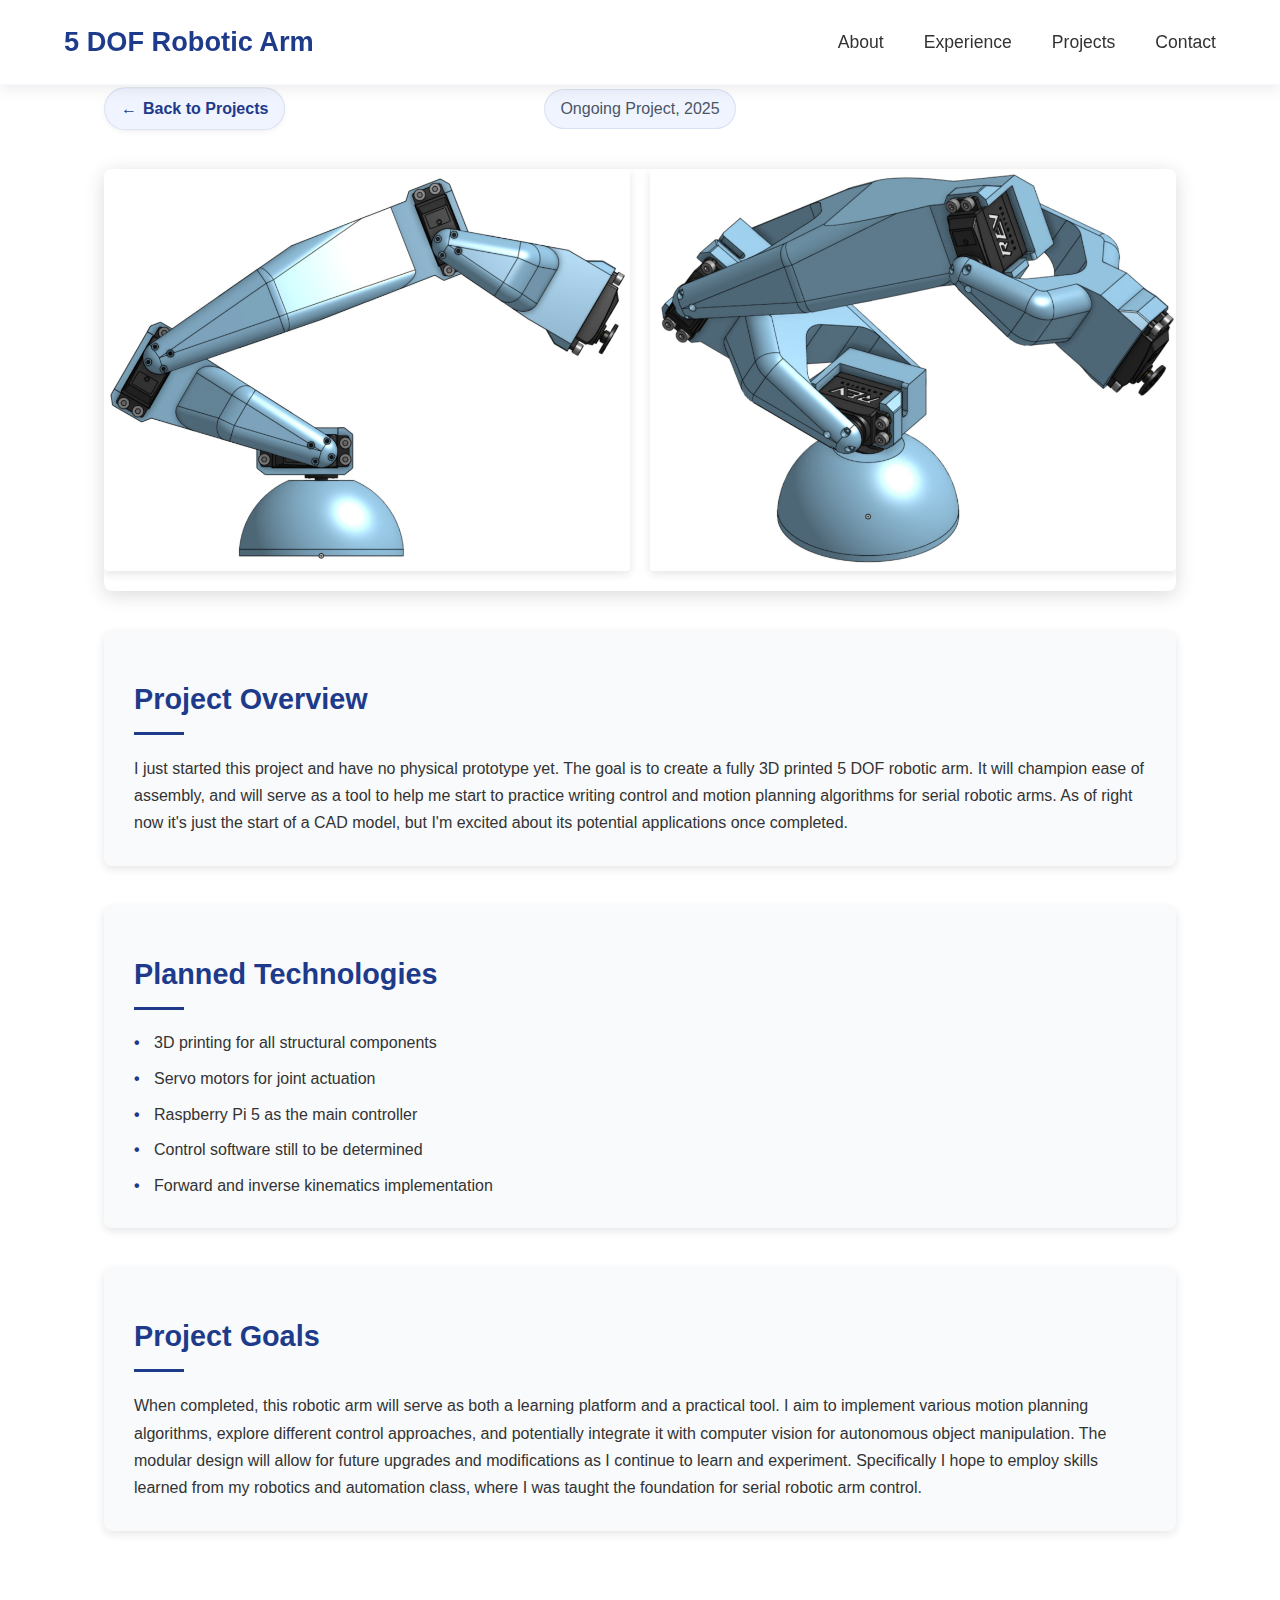
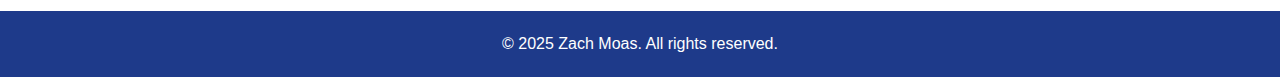
<file: project-roboticarm.html>
<!DOCTYPE html>
<html lang="en">
<head>
    <meta charset="UTF-8">
    <meta name="viewport" content="width=device-width, initial-scale=1.0">
    <title>5 DOF Robotic Arm - Zach Moas Portfolio</title>
    <link rel="stylesheet" href="styles.css">
    <link rel="stylesheet" href="project-detail.css">
    <link href="https://fonts.googleapis.com/css2?family=Inter:wght@300;400;500;600;700;800&display=swap" rel="stylesheet">
</head>
<body>
    <header>
        <nav>
            <div class="logo">5 DOF Robotic Arm</div>
            <ul class="nav-links">
                <li><a href="index.html#about">About</a></li>
                <li><a href="index.html#experience">Experience</a></li>
                <li><a href="index.html#projects">Projects</a></li>
                <li><a href="index.html#contact">Contact</a></li>
            </ul>
        </nav>
    </header>

    <section class="project-detail">
        <div class="project-header">
            <h1>5 DOF Robotic Arm (In Progress)</h1>
            <div class="project-meta">
                <span class="project-date">Ongoing Project, 2025</span>
                <a href="index.html#projects" class="back-link">Back to Projects</a>
            </div>
        </div>

        <div class="project-content">
            <div class="project-media">
                <div class="component-media-flex">
                    <div class="component-media">
                        <img src="images/roboticarm-cad1.jpg" alt="5 DOF Robotic Arm CAD - perspective view">
                    </div>
                    <div class="component-media">
                        <img src="images/roboticarm-cad2.jpg" alt="5 DOF Robotic Arm CAD - detail view">
                    </div>
                </div>
            </div>

            <div class="project-description">
                <h2>Project Overview</h2>
                <p>
                    I just started this project and have no physical prototype yet. The goal is to create a fully 3D printed 
                    5 DOF robotic arm. It will champion ease of assembly, and will serve as a tool to help me start to practice 
                    writing control and motion planning algorithms for serial robotic arms. As of right now it's just the start 
                    of a CAD model, but I'm excited about its potential applications once completed.
                </p>
            </div>

            <div class="project-technology">
                <h2>Planned Technologies</h2>
                <ul>
                    <li>3D printing for all structural components</li>
                    <li>Servo motors for joint actuation</li>
                    <li>Raspberry Pi 5 as the main controller</li>
                    <li>Control software still to be determined</li>
                    <li>Forward and inverse kinematics implementation</li>
                </ul>
            </div>

            <div class="project-results">
                <h2>Project Goals</h2>
                <p>
                    When completed, this robotic arm will serve as both a learning platform and a practical tool. I aim to implement 
                    various motion planning algorithms, explore different control approaches, and potentially integrate it with computer 
                    vision for autonomous object manipulation. The modular design will allow for future upgrades and modifications as I 
                    continue to learn and experiment. Specifically I hope to employ skills learned from my robotics and automation class, where I was taught the foundation for serial robotic arm control.
                </p>
            </div>
        </div>
    </section>

    <footer>
        <p>© 2025 Zach Moas. All rights reserved.</p>
    </footer>

    <script src="script.js"></script>
</body>
</html>
</file>
<file: project-detail.css>
/* Project Detail Page Styles */

.project-detail {
    padding-top: 100px;
    max-width: 1200px;
    margin: 0 auto;
    padding-bottom: 80px;
}

.project-header {
    text-align: center;
    margin-bottom: 40px;
    position: relative;
}

.project-header h1 {
    font-size: 2.5rem;
    color: #1e3a8a;
    margin-bottom: 15px;
}

/* Improved project meta section */
.project-meta {
    position: relative;
    display: flex;
    justify-content: center;
    align-items: center;
    color: #4b5563;
    font-size: 1rem;
    margin-top: 25px;
}

.project-date {
    background-color: #f0f4ff;
    padding: 6px 15px;
    border-radius: 20px;
    font-weight: 500;
    border: 1px solid rgba(30, 58, 138, 0.1);
}

/* Improved back link */
.back-link {
    position: absolute;
    left: 0;
    top: 50%;
    transform: translateY(-50%);
    color: #1e3a8a;
    text-decoration: none;
    font-weight: 600;
    transition: all 0.3s ease;
    display: inline-flex;
    align-items: center;
    background-color: #f0f4ff;
    padding: 8px 16px;
    border-radius: 30px;
    border: 1px solid rgba(30, 58, 138, 0.1);
    box-shadow: 0 2px 5px rgba(0, 0, 0, 0.05);
}

.back-link:hover {
    color: #fff;
    background-color: #1e3a8a;
    box-shadow: 0 3px 8px rgba(30, 58, 138, 0.3);
    transform: translateY(-50%) translateX(-3px);
}

.back-link::before {
    content: '←';
    margin-right: 6px;
    transition: transform 0.3s ease;
}

.back-link:hover::before {
    transform: translateX(-3px);
}

.project-content {
    display: flex;
    flex-direction: column;
    gap: 40px;
}

/* Media section */
.project-media {
    width: 100%;
    border-radius: 8px;
    overflow: hidden;
    box-shadow: 0 4px 20px rgba(0, 0, 0, 0.15);
}

.video-container {
    position: relative;
    padding-bottom: 56.25%; /* 16:9 aspect ratio */
    height: 0;
    overflow: hidden;
    background-color: #000;
}

.video-container video,
.video-container iframe {
    position: absolute;
    top: 0;
    left: 0;
    width: 100%;
    height: 100%;
    object-fit: contain;
    border: none;
}

.image-showcase {
    width: 100%;
    height: 0;
    padding-bottom: 56.25%; /* 16:9 aspect ratio */
    position: relative;
    overflow: hidden;
}

.showcase-image {
    position: absolute;
    width: 100%;
    height: 100%;
    object-fit: cover;
    transition: transform 0.5s ease;
}

.showcase-image:hover {
    transform: scale(1.02);
}

/* Project description */
.project-description,
.project-technology,
.project-results,
.project-awards {
    background-color: #f8fafc;
    border-radius: 8px;
    padding: 30px;
    box-shadow: 0 3px 10px rgba(0, 0, 0, 0.1);
}

.project-description h2,
.project-contributions h2,
.project-technology h2,
.project-results h2,
.project-awards h2 {
    font-size: 1.8rem;
    color: #1e3a8a;
    margin-bottom: 20px;
    text-align: left;
    position: relative;
}

.project-description h2:after,
.project-contributions h2:after,
.project-technology h2:after,
.project-results h2:after,
.project-awards h2:after {
    content: '';
    display: block;
    width: 50px;
    height: 3px;
    background-color: #1e3a8a;
    margin: 10px 0 20px;
}

.project-description p,
.project-results p {
    margin-bottom: 0;
    line-height: 1.7;
}

.project-technology ul {
    list-style-type: none;
    margin-bottom: 0;
}

.project-technology li {
    position: relative;
    padding-left: 20px;
    margin-bottom: 10px;
}

.project-technology li:before {
    content: '•';
    color: #1e3a8a;
    position: absolute;
    left: 0;
    font-weight: bold;
}

.project-technology li:last-child {
    margin-bottom: 0;
}

/* Component items */
.project-contributions {
    display: flex;
    flex-direction: column;
    gap: 30px;
}

.component-item {
    background-color: #f8fafc;
    border-radius: 8px;
    box-shadow: 0 3px 10px rgba(0, 0, 0, 0.1);
    overflow: hidden;
    transition: transform 0.3s ease, box-shadow 0.3s ease;
}

.component-item:hover {
    transform: translateY(-5px);
    box-shadow: 0 10px 20px rgba(0, 0, 0, 0.15);
}

.component-item h3 {
    font-size: 1.4rem;
    color: #fff;
    background-color: #1e3a8a;
    padding: 15px 20px;
    margin: 0;
}

.component-content {
    padding: 20px;
}

.component-media {
    margin-bottom: 20px;
    border-radius: 4px;
    overflow: hidden;
    box-shadow: 0 3px 10px rgba(0, 0, 0, 0.1);
}

.component-media img {
    width: 100%;
    height: auto;
    display: block;
    transition: transform 0.5s ease;
    max-height: 500px; /* Added max height to prevent overly tall images */
    object-fit: contain; /* Ensures image maintains aspect ratio within bounds */
}

.component-media img:hover {
    transform: scale(1.02);
}

/* For multiple images in a component section */
.component-media + .component-media {
    margin-top: -10px;
}

/* Component media layout for side-by-side images */
.component-media-flex {
    display: flex;
    gap: 20px;
    margin-bottom: 20px;
}

.component-media-flex .component-media {
    flex: 1;
    margin-bottom: 0;
}

/* Override for multiple images - we don't need negative margin when using flex */
.component-media-flex .component-media + .component-media {
    margin-top: 0;
}

.component-description p {
    line-height: 1.7;
    margin-bottom: 0;
}

/* Component animations */
.component-animated {
    opacity: 0;
    transform: translateY(20px);
    transition: opacity 0.6s ease, transform 0.6s ease;
}

.component-visible {
    opacity: 1;
    transform: translateY(0);
}

/* Awards section */
.awards-container {
    display: flex;
    flex-wrap: wrap;
    gap: 20px;
}

.award-item {
    display: flex;
    align-items: center;
    background-color: #fff;
    border-radius: 8px;
    padding: 15px;
    box-shadow: 0 3px 10px rgba(0, 0, 0, 0.05);
    transition: transform 0.3s ease;
    flex: 1 1 calc(50% - 10px);
    min-width: 250px;
}

.award-item:hover {
    transform: translateY(-3px);
    box-shadow: 0 5px 15px rgba(0, 0, 0, 0.1);
}

.award-icon {
    font-size: 2.5rem;
    margin-right: 15px;
}

.award-details h3 {
    font-size: 1.2rem;
    color: #1e3a8a;
    margin-bottom: 5px;
}

.award-details p {
    margin: 0;
    color: #4b5563;
    font-size: 0.9rem;
}

/* Project gallery */
.project-gallery h2 {
    text-align: center;
    color: #1e3a8a;
    margin-bottom: 30px;
    position: relative;
}

.project-gallery h2:after {
    content: '';
    display: block;
    width: 80px;
    height: 3px;
    background-color: #1e3a8a;
    margin: 15px auto 0;
}

.gallery-grid {
    display: grid;
    grid-template-columns: repeat(auto-fill, minmax(280px, 1fr));
    gap: 20px;
}

.gallery-item {
    border-radius: 8px;
    overflow: hidden;
    box-shadow: 0 4px 10px rgba(0, 0, 0, 0.1);
    transition: transform 0.3s ease;
}

.gallery-item:hover {
    transform: translateY(-5px);
    box-shadow: 0 8px 20px rgba(0, 0, 0, 0.15);
}

.gallery-item img {
    width: 100%;
    height: auto;
    display: block;
}

/* Responsive Design */
@media (max-width: 1024px) {
    .project-meta {
        flex-direction: column;
        gap: 20px;
    }

    .back-link {
        position: relative;
        top: auto;
        left: auto;
        transform: none;
        margin-top: 20px;
    }
}

@media (max-width: 768px) {
    .project-detail {
        padding: 80px 20px 40px;
    }

    .project-header h1 {
        font-size: 2rem;
    }

    .project-meta {
        flex-direction: column;
        gap: 10px;
    }

    .awards-container {
        flex-direction: column;
    }

    .award-item {
        flex: 1 1 100%;
    }

    .component-media-flex {
        flex-direction: column;
    }
}

@media (max-width: 480px) {
    .project-header h1 {
        font-size: 1.8rem;
    }

    .component-item h3 {
        font-size: 1.2rem;
        padding: 12px 15px;
    }
}

@media (max-width: 768px) {
  .component-content {
    padding: 15px;
  }

  .component-media img {
    max-height: 300px; /* Reduce image height for better mobile experience */
  }

  .video-container {
    padding-bottom: 56.25%; /* Keeps 16:9 ratio */
  }

  .project-description,
  .project-technology,
  .project-results,
  .project-awards {
    padding: 20px;
  }

  .project-header h1 {
    text-align: center;
    font-size: 1.8rem;
    padding: 0 10px;
  }

  .project-meta {
    text-align: center;
  }

  .back-link {
    width: fit-content;
    margin: 0 auto;
  }

  .component-media-flex {
    flex-direction: column;
    gap: 15px;
  }
}

@media (max-width: 480px) {
  .component-media img {
    max-height: 200px;
  }

  .project-header h1 {
    font-size: 1.5rem;
  }

  .project-description h2,
  .project-contributions h2,
  .project-technology h2,
  .project-results h2,
  .project-awards h2 {
    font-size: 1.4rem;
  }

  .component-item h3 {
    font-size: 1rem;
    padding: 10px 12px;
  }

  .award-icon {
    font-size: 2rem;
  }
}
</file>
<file: styles.css>
/* Reset some default styles */
* {
    margin: 0;
    padding: 0;
    box-sizing: border-box;
}

body {
    font-family: 'Arial', sans-serif;
    line-height: 1.6;
    color: #333;
}

/* Navigation */
header {
    background-color: #fff;
    box-shadow: 0 4px 15px rgba(0, 0, 0, 0.08);
    position: fixed;
    width: 100%;
    z-index: 100;
    transition: all 0.3s ease;
    border-bottom: 1px solid rgba(219, 234, 254, 0.3);
}

header.scrolled {
    padding: 5px 0;
    box-shadow: 0 5px 20px rgba(0, 0, 0, 0.1);
}

nav {
    display: flex;
    justify-content: space-between;
    align-items: center;
    padding: 15px 5%;
    max-width: 1400px;
    margin: 0 auto;
    transition: all 0.3s ease;
    position: relative;
    z-index: 101; /* Higher than section headers */
}

/* Ensure content doesn't start behind fixed header */
section:first-of-type {
    padding-top: 120px;
}

/* Sections */
section {
    padding: 60px 5%;
}

/* Clear all special spacing adjustments */
section#about,
section#experience,
section#projects,
section#contact,
section#awards {
    padding-top: 60px;
}

/* ---------- UPDATED HERO SECTION START ---------- */
/* Hero Section */
#hero {
    height: 100vh;
    display: flex;
    align-items: center;
    padding: 0 5%;
    background-color: #f0f4ff;
    background-image: linear-gradient(135deg, #f0f4ff 0%, #dbeafe 100%);
    scroll-margin-top: 0;
    position: relative;
    overflow: hidden;
}

#hero::before {
    content: '';
    position: absolute;
    top: 0;
    left: 0;
    width: 100%;
    height: 100%;
    background-image: url('data:image/svg+xml;utf8,<svg xmlns="http://www.w3.org/2000/svg" width="100" height="100" viewBox="0 0 100 100"><circle cx="50" cy="50" r="1" fill="%231e3a8a" opacity="0.1" /></svg>');
    background-size: 50px 50px;
    opacity: 0.5;
    z-index: 0;
}

.hero-content {
    position: relative;
    z-index: 2;
    width: 50%;
}

.hero-image-container {
    position: absolute;
    top: 0;
    right: 0;
    width: 55%;
    height: 100%;
    overflow: hidden;
    z-index: 1;
}

.hero-image-gradient {
    position: absolute;
    top: 0;
    left: 0;
    width: 100%;
    height: 100%;
    background: linear-gradient(to right, 
        rgba(240, 244, 255, 0.95) 0%, 
        rgba(240, 244, 255, 0.85) 10%, 
        rgba(240, 244, 255, 0.7) 20%, 
        rgba(240, 244, 255, 0.5) 30%, 
        rgba(240, 244, 255, 0.3) 40%, 
        rgba(240, 244, 255, 0.1) 50%, 
        rgba(240, 244, 255, 0) 60%);
    z-index: 2;
    pointer-events: none;
}

@media (max-width: 768px) {
    .hero-image-gradient {
        background: linear-gradient(to right, 
            rgba(240, 244, 255, 0.9) 0%, 
            rgba(240, 244, 255, 0.8) 20%, 
            rgba(240, 244, 255, 0.6) 40%, 
            rgba(240, 244, 255, 0.4) 60%, 
            rgba(240, 244, 255, 0.3) 80%);
    }
}

.hero-image {
    position: absolute;
    top: 0;
    right: 0;
    width: 100%;
    height: 100%;
    z-index: 1;
}

.hero-image img {
    width: 100%;
    height: 100%;
    object-fit: cover;
    object-position: center;
}
/* ---------- UPDATED HERO SECTION END ---------- */

/* Adjust first section (hero) specifically */
section:first-of-type {
    padding-top: 0px; /* No extra padding for hero */
}

.logo {
    font-size: 1.7rem;
    font-weight: bold;
    color: #1e3a8a;
    position: relative;
    display: inline-block;
    padding: 5px 0;
    text-decoration: none;
}

.logo::after {
    content: '';
    position: absolute;
    left: 0;
    bottom: 0;
    width: 0;
    height: 2px;
    background-color: #1e3a8a;
    transition: width 0.3s ease;
}

.logo:hover::after {
    width: 100%;
}

.nav-links {
    display: flex;
    list-style: none;
}

.nav-links li {
    margin-left: 40px;
}

.nav-links a {
    text-decoration: none;
    color: #333;
    font-weight: 500;
    font-size: 1.1rem;
    position: relative;
    padding: 5px 0;
    transition: color 0.3s;
}

.nav-links a::after {
    content: '';
    position: absolute;
    left: 0;
    bottom: 0;
    width: 0;
    height: 2px;
    background-color: #1e3a8a;
    transition: width 0.3s ease;
}

.nav-links a:hover {
    color: #1e3a8a;
}

.nav-links a:hover::after,
.nav-links a.active::after {
    width: 100%;
}

/* Add smooth scrolling for navigation */
html {
    scroll-behavior: smooth;
}

.hero-content h1 {
    font-size: 3.5rem;
    margin-bottom: 20px;
    color: #1e3a8a;
    text-shadow: 0 1px 2px rgba(0, 0, 0, 0.1);
    position: relative;
    display: inline-block;
}

.hero-content h1::after {
    content: '';
    position: absolute;
    left: 0;
    bottom: -5px;
    width: 100%;
    height: 3px;
    background: linear-gradient(90deg, #1e3a8a, transparent);
}

.hero-content p {
    font-size: 1.8rem;
    margin-bottom: 30px;
    color: #4b5563;
    font-weight: 500;
}

.cta-button {
    display: inline-block;
    background-color: #1e3a8a;
    color: white;
    padding: 14px 28px;
    border: none;
    border-radius: 30px;
    font-size: 1.1rem;
    font-weight: 600;
    cursor: pointer;
    margin-top: 20px;
    transition: all 0.3s ease;
    box-shadow: 0 4px 10px rgba(30, 58, 138, 0.3);
    position: relative;
    overflow: hidden;
    z-index: 1;
}

.cta-button:hover {
    background-color: #1e40af;
    transform: translateY(-2px);
    box-shadow: 0 6px 15px rgba(30, 58, 138, 0.4);
}

.cta-button:active {
    transform: translateY(1px);
    box-shadow: 0 2px 8px rgba(30, 58, 138, 0.3);
}

.cta-button::after {
    content: '';
    position: absolute;
    top: 50%;
    left: 50%;
    width: 150%;
    height: 150%;
    background: rgba(255, 255, 255, 0.1);
    transform: translate(-50%, -50%) scale(0);
    border-radius: 50%;
    z-index: -1;
    transition: transform 0.6s;
}

.cta-button:hover::after {
    transform: translate(-50%, -50%) scale(1);
}

/* Sections */
section {
    padding: 80px 5%;
}

/* Section animations */
.section-animated {
    opacity: 0;
    transform: translateY(30px);
    transition: opacity 0.8s ease, transform 0.8s ease;
}

.section-visible {
    opacity: 1;
    transform: translateY(0);
}

/* Card animations */
.card-animated {
    opacity: 0;
    transform: translateY(20px);
    transition: opacity 0.5s ease, transform 0.5s ease;
}

.card-visible {
    opacity: 1;
    transform: translateY(0);
}

/* Experience item animations */
.experience-animated {
    opacity: 0;
    transform: translateX(-20px);
    transition: opacity 0.6s ease, transform 0.6s ease;
}

.experience-visible {
    opacity: 1;
    transform: translateX(0);
}

/* Section headings and anchors */
section h2 {
    font-size: 2rem;
    margin-bottom: 30px;
    text-align: center;
    color: #1e3a8a;
    position: relative;
    padding-top: 15px; /* Reduced padding at the top of each section heading */
}

/* Anchor positioning - simplified approach */
section {
    padding: 60px 5%; /* Consistent padding for all sections */
}

section h2:after {
    content: '';
    display: block;
    width: 80px;
    height: 3px;
    background-color: #1e3a8a;
    margin: 15px auto 0;
}

/* About */
#about p {
    max-width: 800px;
    margin: 0 auto 40px;
    text-align: center;
    font-size: 1.1rem;
}

.skills-container {
    max-width: 800px;
    margin: 0 auto;
}

.skills-container h3 {
    text-align: center;
    margin-bottom: 20px;
    font-size: 1.5rem;
    color: #1e3a8a;
}

.skills-grid {
    display: grid;
    grid-template-columns: repeat(auto-fit, minmax(200px, 1fr));
    gap: 30px;
    margin-top: 20px;
}

.skill-category {
    background-color: #f8fafc;
    border-radius: 8px;
    padding: 20px;
    box-shadow: 0 3px 10px rgba(0, 0, 0, 0.1);
}

.skill-category h4 {
    font-size: 1.2rem;
    margin-bottom: 15px;
    color: #1e3a8a;
    border-bottom: 2px solid #dbeafe;
    padding-bottom: 5px;
}

.skill-category ul {
    list-style-type: none;
}

.skill-category li {
    margin-bottom: 8px;
    position: relative;
    padding-left: 20px;
}

.skill-category li:before {
    content: '•';
    color: #1e3a8a;
    position: absolute;
    left: 0;
    font-weight: bold;
}

/* Experience */
#experience {
    position: relative;
    padding-bottom: 100px;
    padding-top: 0;
    margin-top: 70px;
}

.experience-container {
    display: flex;
    gap: 30px;
}

.experience-header {
    width: 25%;
    position: sticky;
    top: 70px;
    align-self: flex-start;
    padding: 25px;
    height: fit-content;
    background-color: #fff;
    border-top-right-radius: 15px;
    border-bottom-right-radius: 15px;
    border-bottom-left-radius: 15px;
    box-shadow: 0 10px 30px rgba(0, 0, 0, 0.05);
    border: 1px solid rgba(219, 234, 254, 0.3);
    border-top: none;
    margin-top: -1px;
    transition: all 0.3s ease;
    z-index: 99;
}

.experience-header::before {
    content: '';
    position: absolute;
    top: 0;
    left: 0;
    width: 100%;
    height: 5px;
    background: linear-gradient(90deg, #1e3a8a, #60a5fa);
}

.experience-header h2 {
    text-align: left;
    font-size: 2.5rem;
    font-family: 'Inter', 'Segoe UI', Tahoma, Geneva, Verdana, sans-serif;
    font-weight: 800;
    margin-bottom: 15px;
    letter-spacing: -0.5px;
    color: #1e3a8a;
}

.experience-header:after {
    display: none;
}

.experience-header h2:after {
    margin: 10px 0 0;
    width: 50px;
    height: 4px;
    background: linear-gradient(90deg, #1e3a8a, #60a5fa);
    border-radius: 2px;
}

.experience-timeline {
    width: 75%;
    margin: 0;
    position: relative;
}

.experience-item {
    display: grid;
    grid-template-columns: 155px 1fr;
    gap: 30px;
    margin-bottom: 60px;
    position: relative;
}

.experience-item:not(:last-child):after {
    content: '';
    position: absolute;
    left: 75px;
    top: 30px;
    bottom: -30px;
    width: 3px;
    background: linear-gradient(to bottom, #1e3a8a, #dbeafe);
    border-radius: 3px;
}

.experience-date {
    color: #4b5563;
    font-weight: 500;
    position: relative;
    white-space: nowrap; /* Prevents the date from breaking into multiple lines */
}

.experience-date:after {
    content: '';
    position: absolute;
    top: 8px;
    right: -20px; /* Changed from -15px to -25px to move dots further right */
    width: 16px;
    height: 16px;
    border-radius: 50%;
    background-color: #1e3a8a;
    box-shadow: 0 0 0 4px rgba(30, 58, 138, 0.1), 0 0 10px rgba(30, 58, 138, 0.2);
    z-index: 1;
    transition: all 0.3s ease;
}

.experience-item:hover .experience-date:after {
    transform: scale(1.2);
    background-color: #1e40af;
}

.experience-content {
    background-color: #f8fafc;
    border-radius: 12px;
    padding: 25px;
    box-shadow: 0 10px 25px rgba(0, 0, 0, 0.05);
    border: 1px solid rgba(219, 234, 254, 0.7);
    transition: all 0.3s ease;
}

.experience-item:hover .experience-content {
    transform: translateY(-5px);
    box-shadow: 0 15px 30px rgba(0, 0, 0, 0.08);
    border-color: rgba(30, 58, 138, 0.2);
}

.experience-content h3 {
    font-size: 1.3rem;
    margin-bottom: 5px;
    color: #1e3a8a;
}

.experience-content h4 {
    font-size: 1.1rem;
    margin-bottom: 15px;
    color: #4b5563;
    font-weight: normal;
}

.experience-content ul {
    list-style-type: none;
    margin-left: 5px;
}

.experience-content li {
    margin-bottom: 8px;
    position: relative;
    padding-left: 20px;
}

.experience-content li:before {
    content: '•';
    color: #1e3a8a;
    position: absolute;
    left: 0;
    font-weight: bold;
}

/* Projects */
#projects {
    background-color: #f0f4ff;
    position: relative;
    padding-top: 0;
    margin-top: 70px;
}

.projects-container {
    display: flex;
    flex-direction: row-reverse;
    gap: 30px;
}

.projects-header {
    width: 25%;
    position: sticky;
    top: 70px;
    align-self: flex-start;
    padding: 25px;
    height: fit-content;
    background-color: #fff;
    border-top-left-radius: 15px;
    border-bottom-left-radius: 15px;
    border-bottom-right-radius: 15px;
    box-shadow: 0 10px 30px rgba(0, 0, 0, 0.05);
    border: 1px solid rgba(219, 234, 254, 0.3);
    border-top: none;
    margin-top: -1px;
    transition: all 0.3s ease;
    z-index: 99;
}

.projects-header::before {
    content: '';
    position: absolute;
    top: 0;
    left: 0;
    width: 100%;
    height: 5px;
    background: linear-gradient(90deg, #60a5fa, #1e3a8a);
}

.projects-header h2 {
    text-align: left;
    font-size: 2.5rem;
    font-family: 'Inter', 'Segoe UI', Tahoma, Geneva, Verdana, sans-serif;
    font-weight: 800;
    margin-bottom: 15px;
    letter-spacing: -0.5px;
    color: #1e3a8a;
}

.projects-header:after {
    display: none;
}

.projects-header h2:after {
    margin: 10px 0 0;
    width: 50px;
    height: 4px;
    background: linear-gradient(90deg, #1e3a8a, #60a5fa);
    border-radius: 2px;
}

.project-grid {
    width: 75%;
    display: grid;
    grid-template-columns: repeat(2, 1fr); /* 2-column layout */
    gap: 30px;
    margin: 0;
}

.experience-header.sticky-active, .projects-header.sticky-active {
    box-shadow: 0 15px 30px rgba(0, 0, 0, 0.08);
}

.project-card {
    background-color: #fff;
    border-radius: 12px;
    overflow: hidden;
    box-shadow: 0 5px 15px rgba(0, 0, 0, 0.05);
    padding: 30px;
    transition: all 0.4s cubic-bezier(0.165, 0.84, 0.44, 1);
    height: 100%;
    display: flex;
    flex-direction: column;
    border: 1px solid rgba(0, 0, 0, 0.05);
    position: relative;
    z-index: 1;
}

.project-card::after {
    content: '';
    position: absolute;
    top: 0;
    left: 0;
    width: 100%;
    height: 100%;
    background: linear-gradient(135deg, rgba(30, 58, 138, 0.05) 0%, rgba(219, 234, 254, 0.05) 100%);
    opacity: 0;
    transition: opacity 0.4s ease;
    z-index: -1;
    border-radius: 12px;
}

.project-card:hover {
    transform: translateY(-10px) scale(1.02);
    box-shadow: 0 15px 30px rgba(0, 0, 0, 0.1);
    border-color: rgba(30, 58, 138, 0.1);
}

.project-card:hover::after {
    opacity: 1;
}

.project-card h3 {
    font-size: 1.3rem;
    margin-bottom: 15px;
    color: #1e3a8a;
}

.project-card p {
    color: #4b5563;
    flex-grow: 1;
    margin-bottom: 15px;
}

.project-link {
    display: inline-block;
    background-color: #1e3a8a;
    color: white;
    text-decoration: none;
    padding: 8px 16px;
    border-radius: 4px;
    font-size: 0.9rem;
    transition: background-color 0.3s;
    text-align: center;
    align-self: flex-start;
}

.project-link:hover {
    background-color: #1e40af;
}

/* Project thumbnails styling */
.project-thumbnail {
    width: 100%;
    height: 200px;
    overflow: hidden;
    border-radius: 8px;
    margin-bottom: 15px;
    background-color: #f0f4ff;
}

.project-thumbnail img {
    width: 100%;
    height: 100%;
    object-fit: cover;
    transition: transform 0.3s ease;
}

.project-card:hover .project-thumbnail img {
    transform: scale(1.05);
}

/* Awards */
#awards {
    background-color: #fff;
    text-align: center;
}

.awards-list {
    max-width: 800px;
    margin: 0 auto;
    list-style-type: none;
}

.awards-list li {
    background-color: #f8fafc;
    margin-bottom: 15px;
    padding: 15px 20px;
    border-radius: 8px;
    box-shadow: 0 3px 10px rgba(0, 0, 0, 0.1);
    transition: transform 0.3s;
}

.awards-list li:hover {
    transform: translateX(5px);
    background-color: #dbeafe;
}

/* Contact */
#contact {
    background-color: #f0f4ff;
    text-align: center;
}

#contact p {
    margin-bottom: 15px;
    font-size: 1.1rem;
}

#contact a {
    color: #1e3a8a;
    text-decoration: none;
    font-weight: 500;
    transition: color 0.3s;
}

#contact a:hover {
    color: #1e40af;
    text-decoration: underline;
}

/* Footer */
footer {
    background-color: #1e3a8a;
    color: white;
    text-align: center;
    padding: 20px;
}

/* Responsive Design */
@media (max-width: 1024px) {
    .experience-container, .projects-container {
        flex-direction: column;
    }

    .experience-header, .projects-header {
        width: 100%;
        position: relative;
        top: 0;
        margin-bottom: 30px;
        text-align: center;
        border-radius: 15px;
        border-top: 1px solid rgba(219, 234, 254, 0.3);
        margin-top: 0;
    }

    .experience-header h2, .projects-header h2 {
        text-align: center;
    }

    .experience-header h2:after, .projects-header h2:after {
        margin: 10px auto 0;
    }

    .experience-timeline, .project-grid {
        width: 100%;
    }

    .project-grid {
        grid-template-columns: repeat(2, 1fr); /* Maintain 2 columns on tablets */
    }

    #experience, #projects {
        margin-top: 0;
        padding-top: 60px;
    }
    
    /* Hero responsive adjustments */
    .hero-content {
        width: 60%;
    }
    
    .hero-image-container {
        width: 50%;
    }
}

@media (max-width: 768px) {
    /* Modified for mobile: reduce padding and height */
    section:first-of-type {
        padding-top: 70px; /* Reduced from 120px */
    }
    
    #hero {
        height: 85vh; /* Reduced from 100vh */
        min-height: 500px; /* Ensures minimum height */
    }
    
    /* Hero responsive adjustments for mobile */
    .hero-content {
        width: 100%;
        padding-right: 10%;
        backdrop-filter: blur(3px);
        background-color: rgba(240, 244, 255, 0.7);
        padding: 20px;
        border-radius: 12px;
    }
    
    .hero-image-container {
        width: 100%;
    }
    
    .hero-image-gradient {
        background: linear-gradient(to right, rgba(240, 244, 255, 0.9) 0%, rgba(240, 244, 255, 0.7) 50%, rgba(240, 244, 255, 0.5) 100%);
    }
    
    /* Increase section animation starting point threshold */
    .section-animated {
        transform: translateY(20px); /* Reduced from 30px */
    }
    
    /* Lower the threshold for animations */
    .section-visible {
        transform: translateY(0);
    }

    .hero-content h1 {
        font-size: 2.5rem;
    }

    .hero-content p {
        font-size: 1.2rem;
    }

    .experience-item {
        grid-template-columns: 1fr;
        gap: 10px;
    }

    .experience-item:not(:last-child):after {
        display: none;
    }

    .experience-date {
        margin-bottom: 10px;
    }

    .experience-date:after {
        display: none;
    }

    .project-grid {
        grid-template-columns: 1fr; /* Single column on mobile */
    }
    
    /* Adjust section padding for mobile */
    section {
        padding: 40px 5%; /* Reduced from 60px 5% */
    }
}

@media (max-width: 480px) {
    nav {
        flex-direction: column;
        padding: 10px 5%; /* Reduced padding */
    }

    .logo {
        margin-bottom: 10px; /* Reduced from 15px */
    }

    .nav-links li {
        margin: 0 8px; /* Reduced from 10px */
    }

    .hero-content h1 {
        font-size: 2rem;
    }
    
    /* Further reduce hero height on very small screens */
    #hero {
        height: 80vh;
        min-height: 450px;
    }
    
    /* Make sure first section doesn't have too much padding */
    section:first-of-type {
        padding-top: 60px;
    }
    
    /* Adjust hero content padding for very small screens */
    .hero-content {
        padding: 15px;
    }
}

@media (max-width: 768px) {
  .experience-header,
  .projects-header {
    position: static !important;
    top: auto !important;
  }
}
</file>
